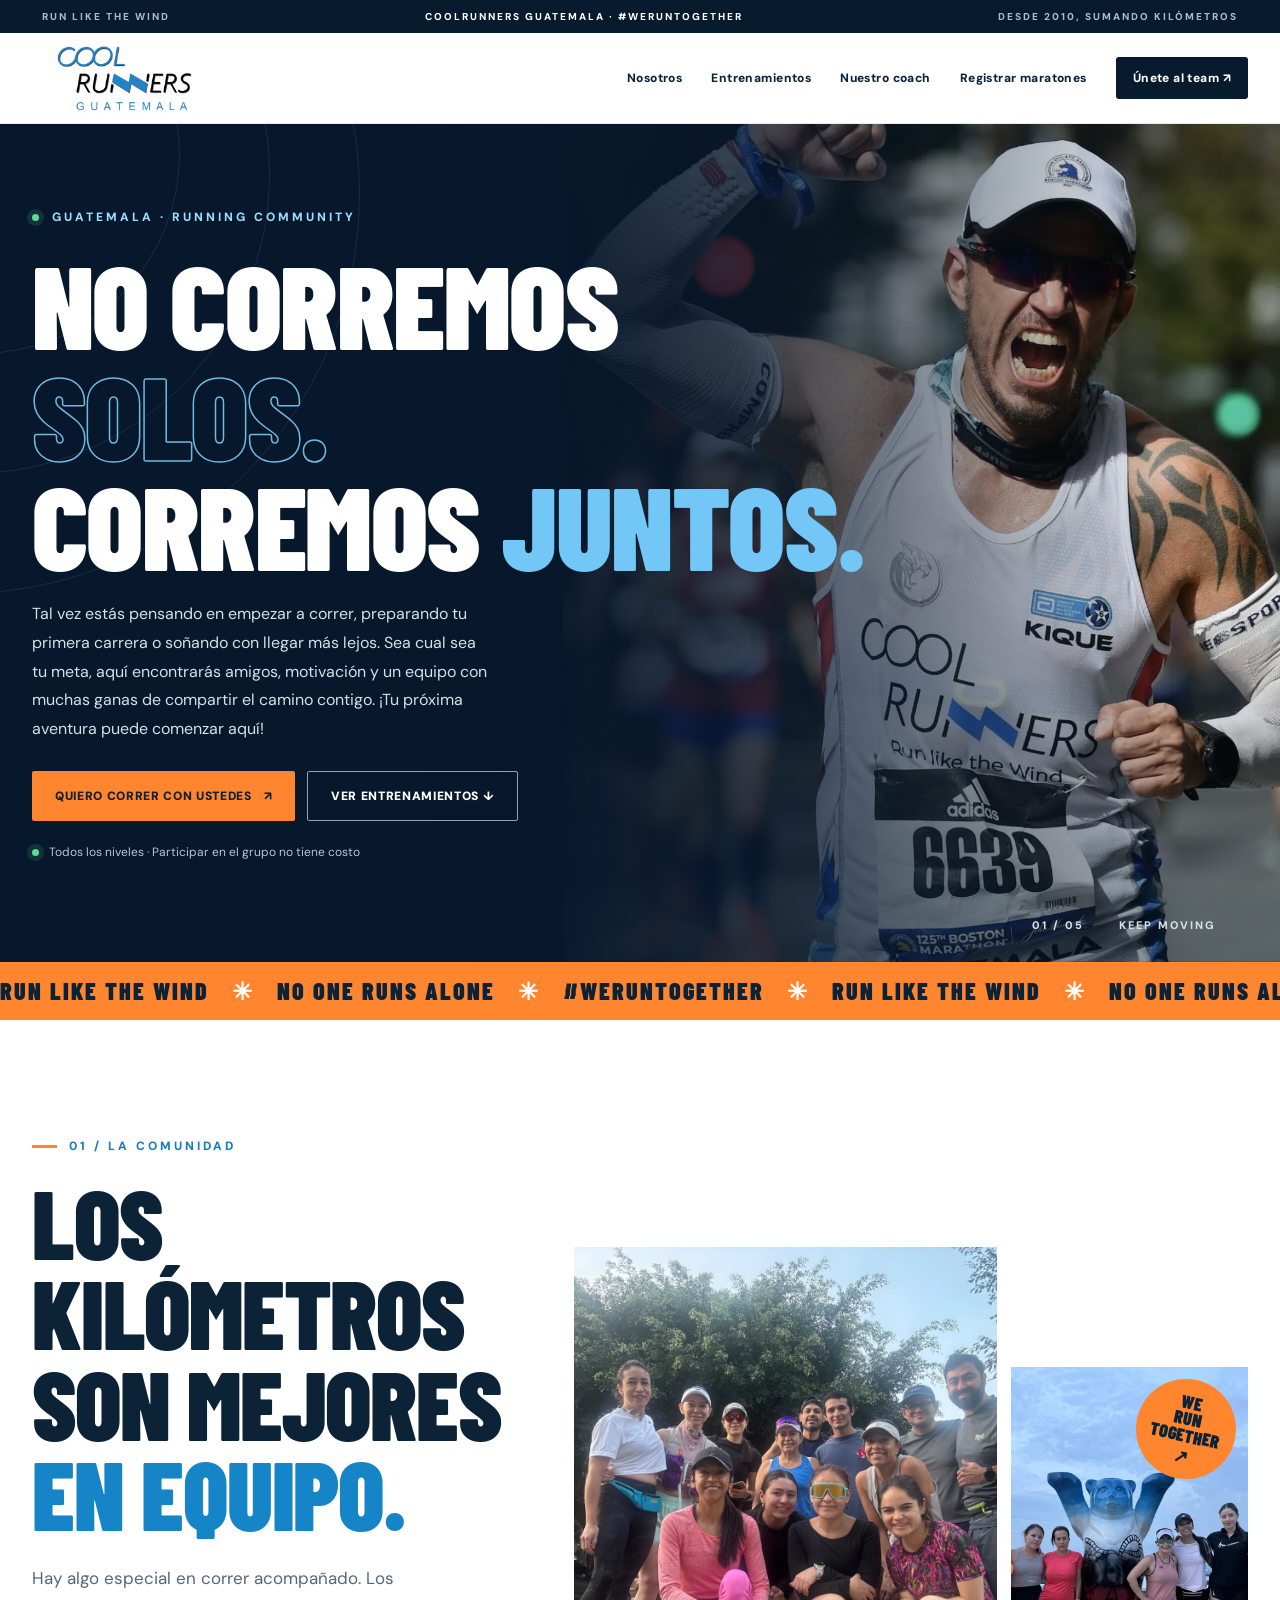
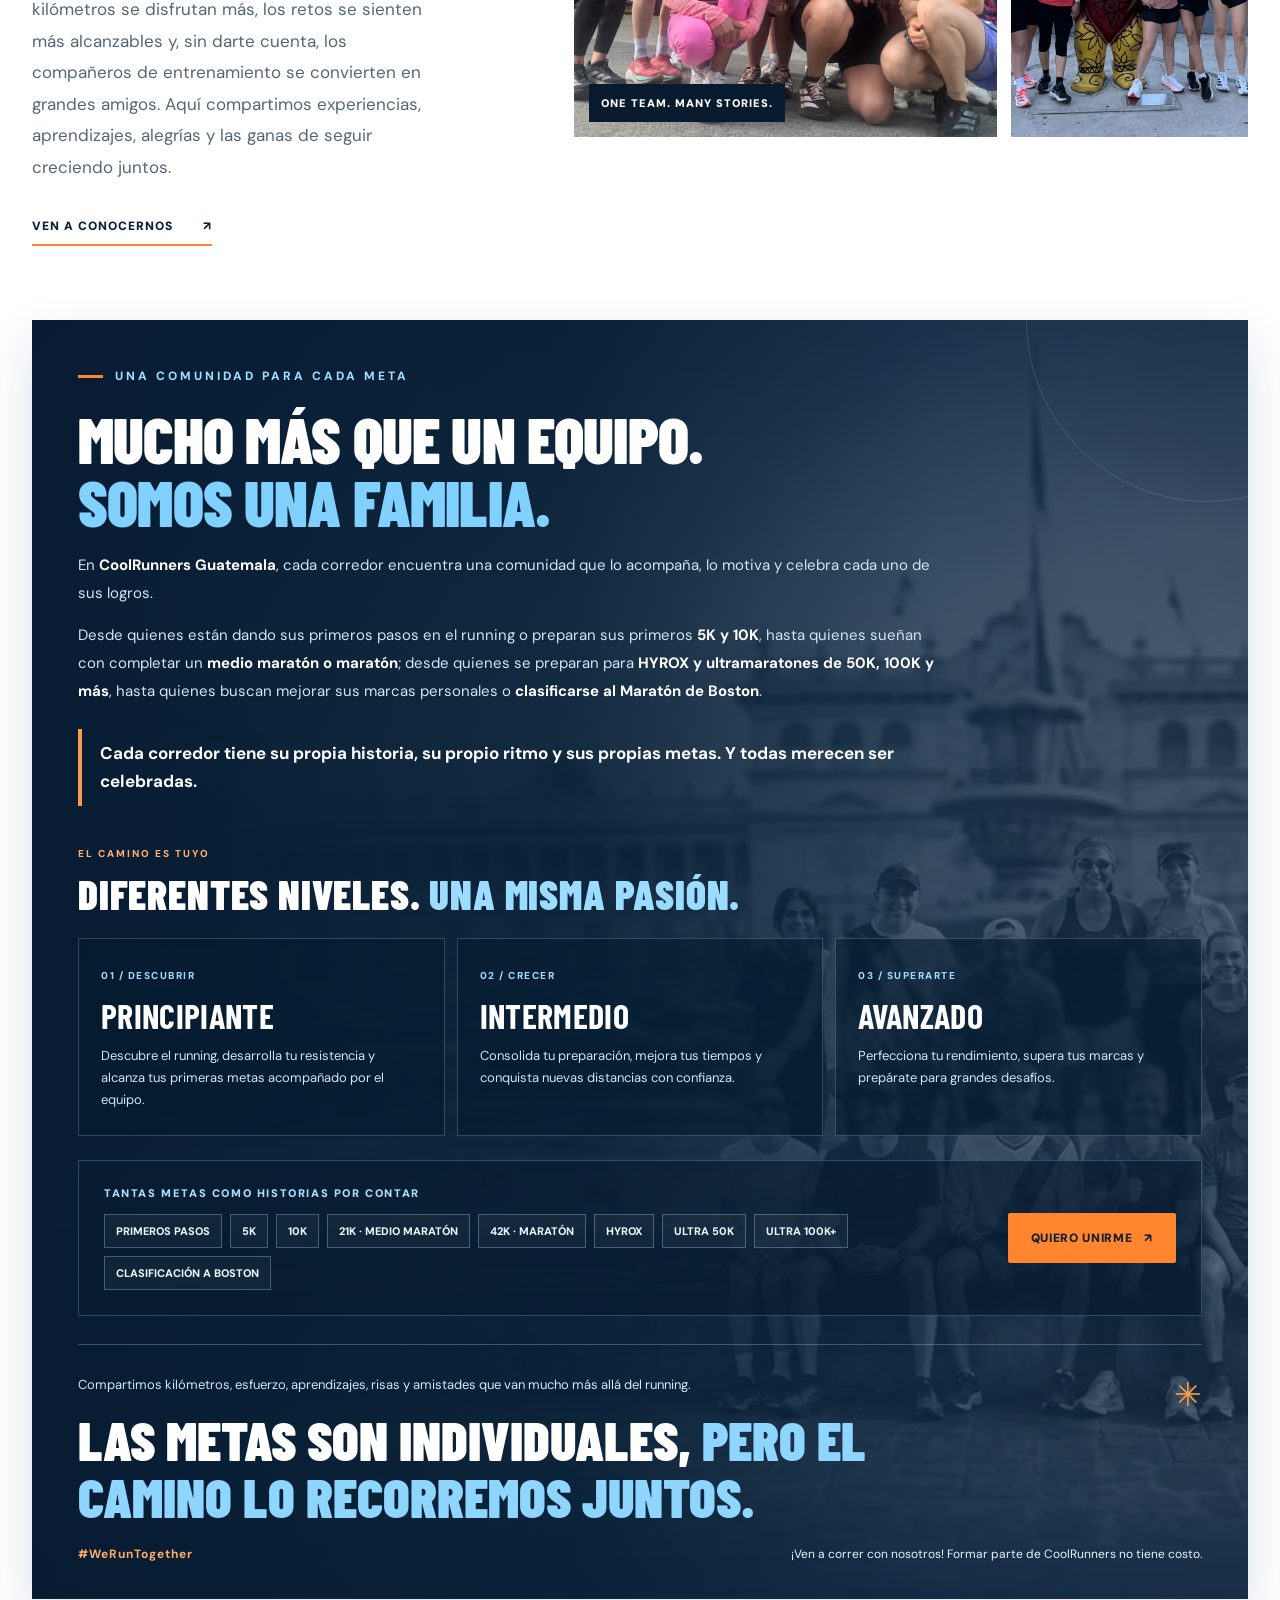
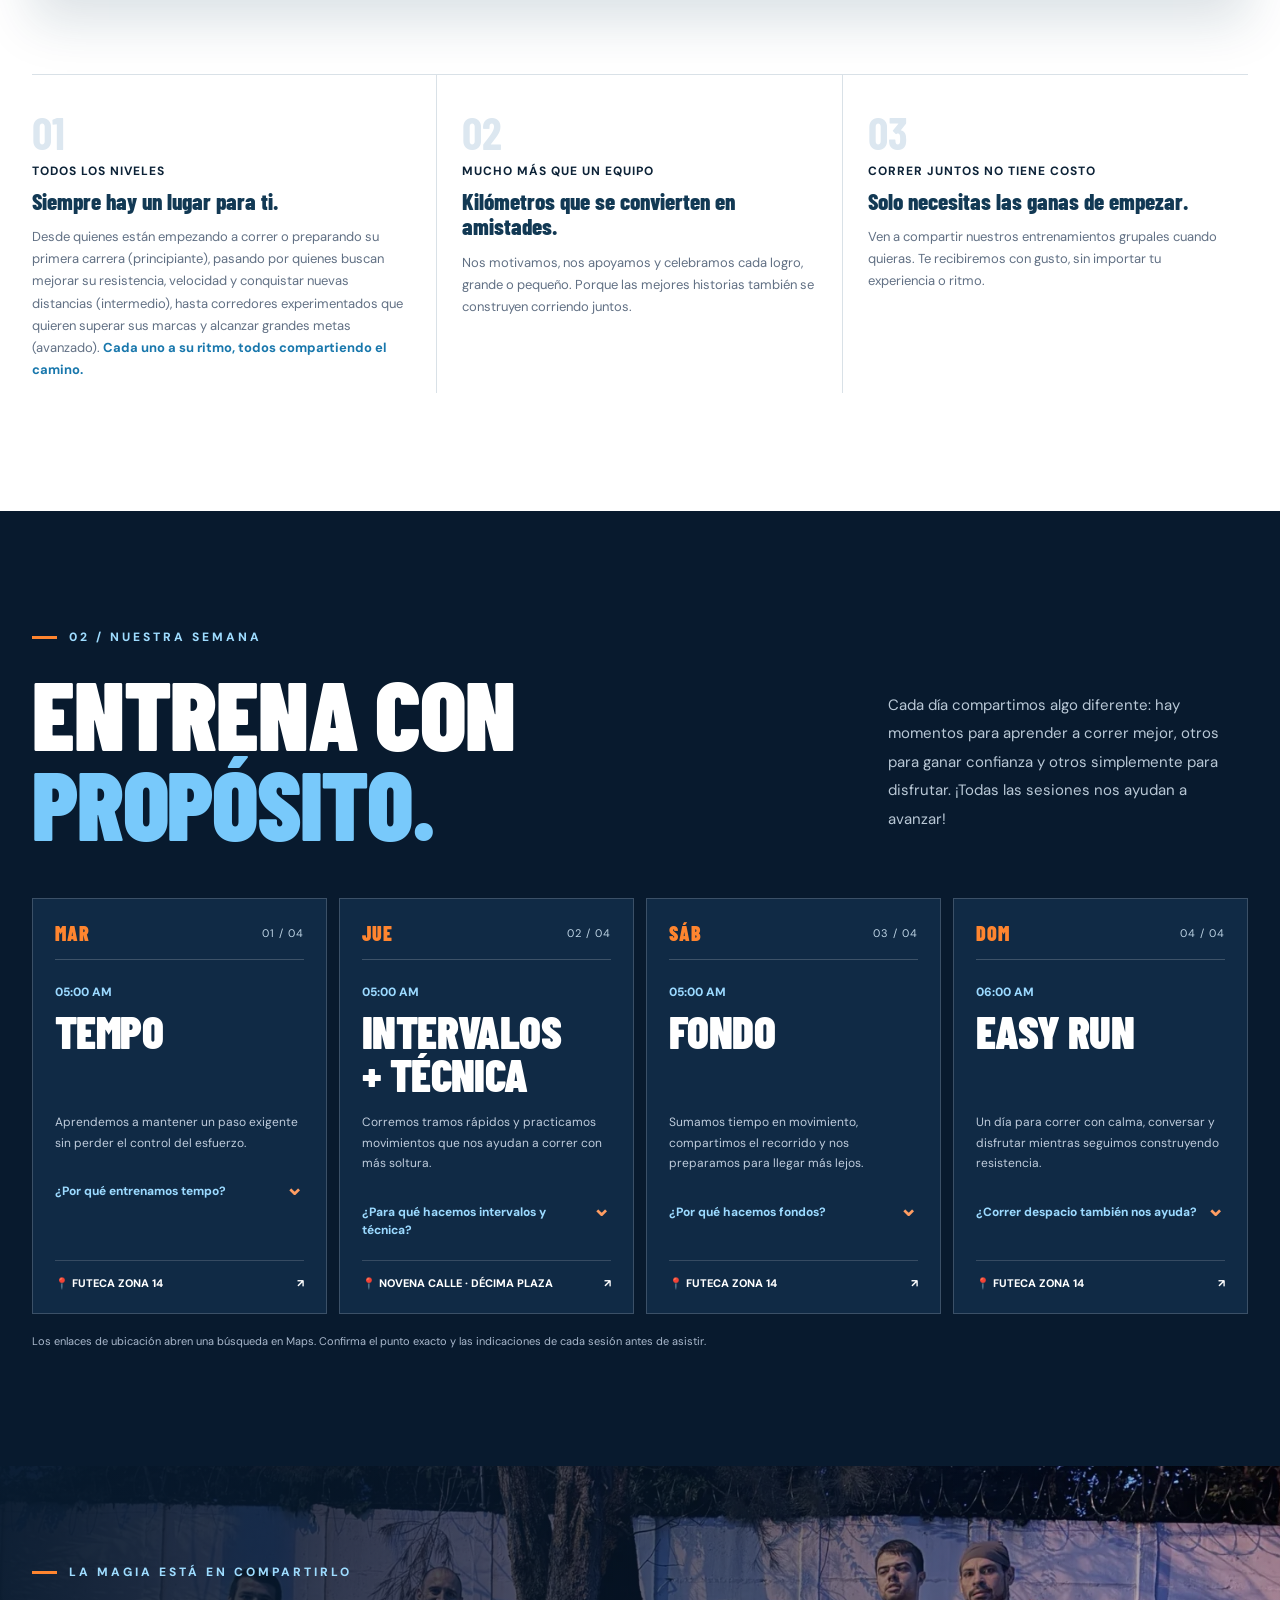
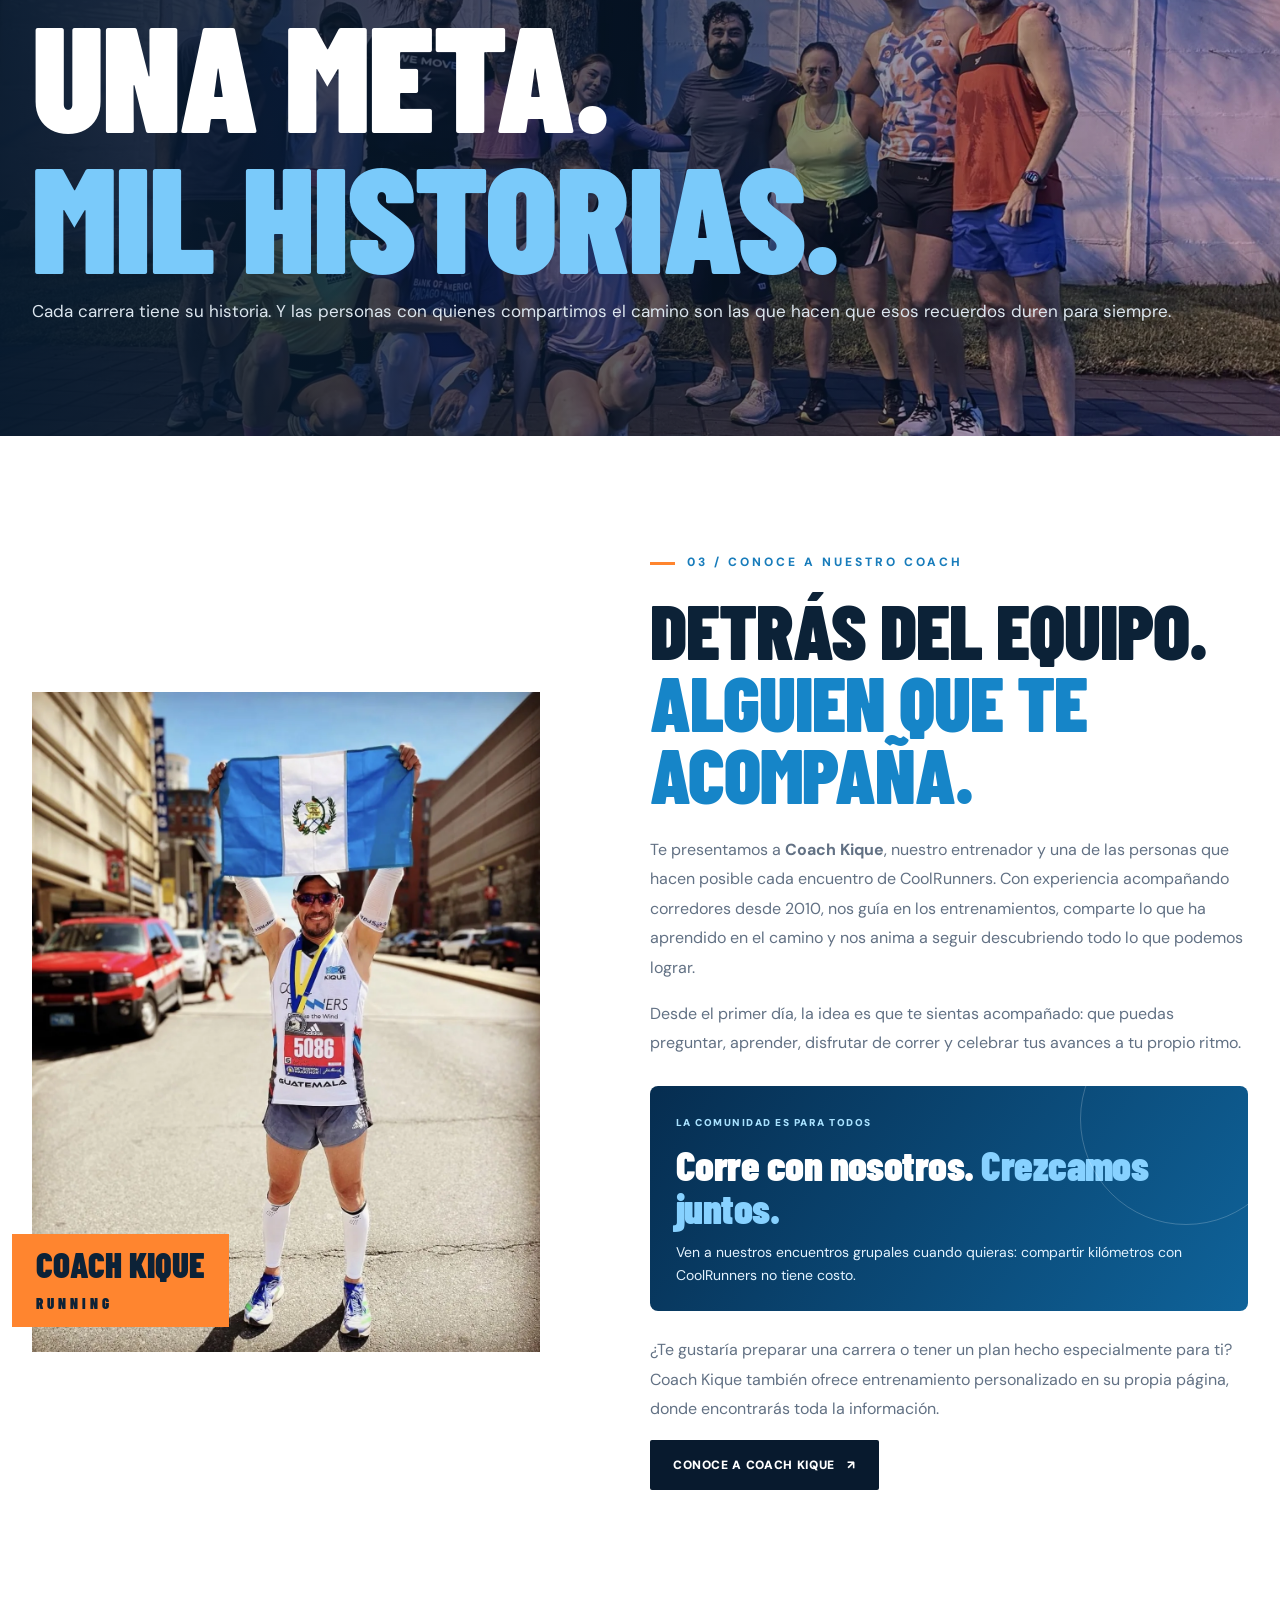
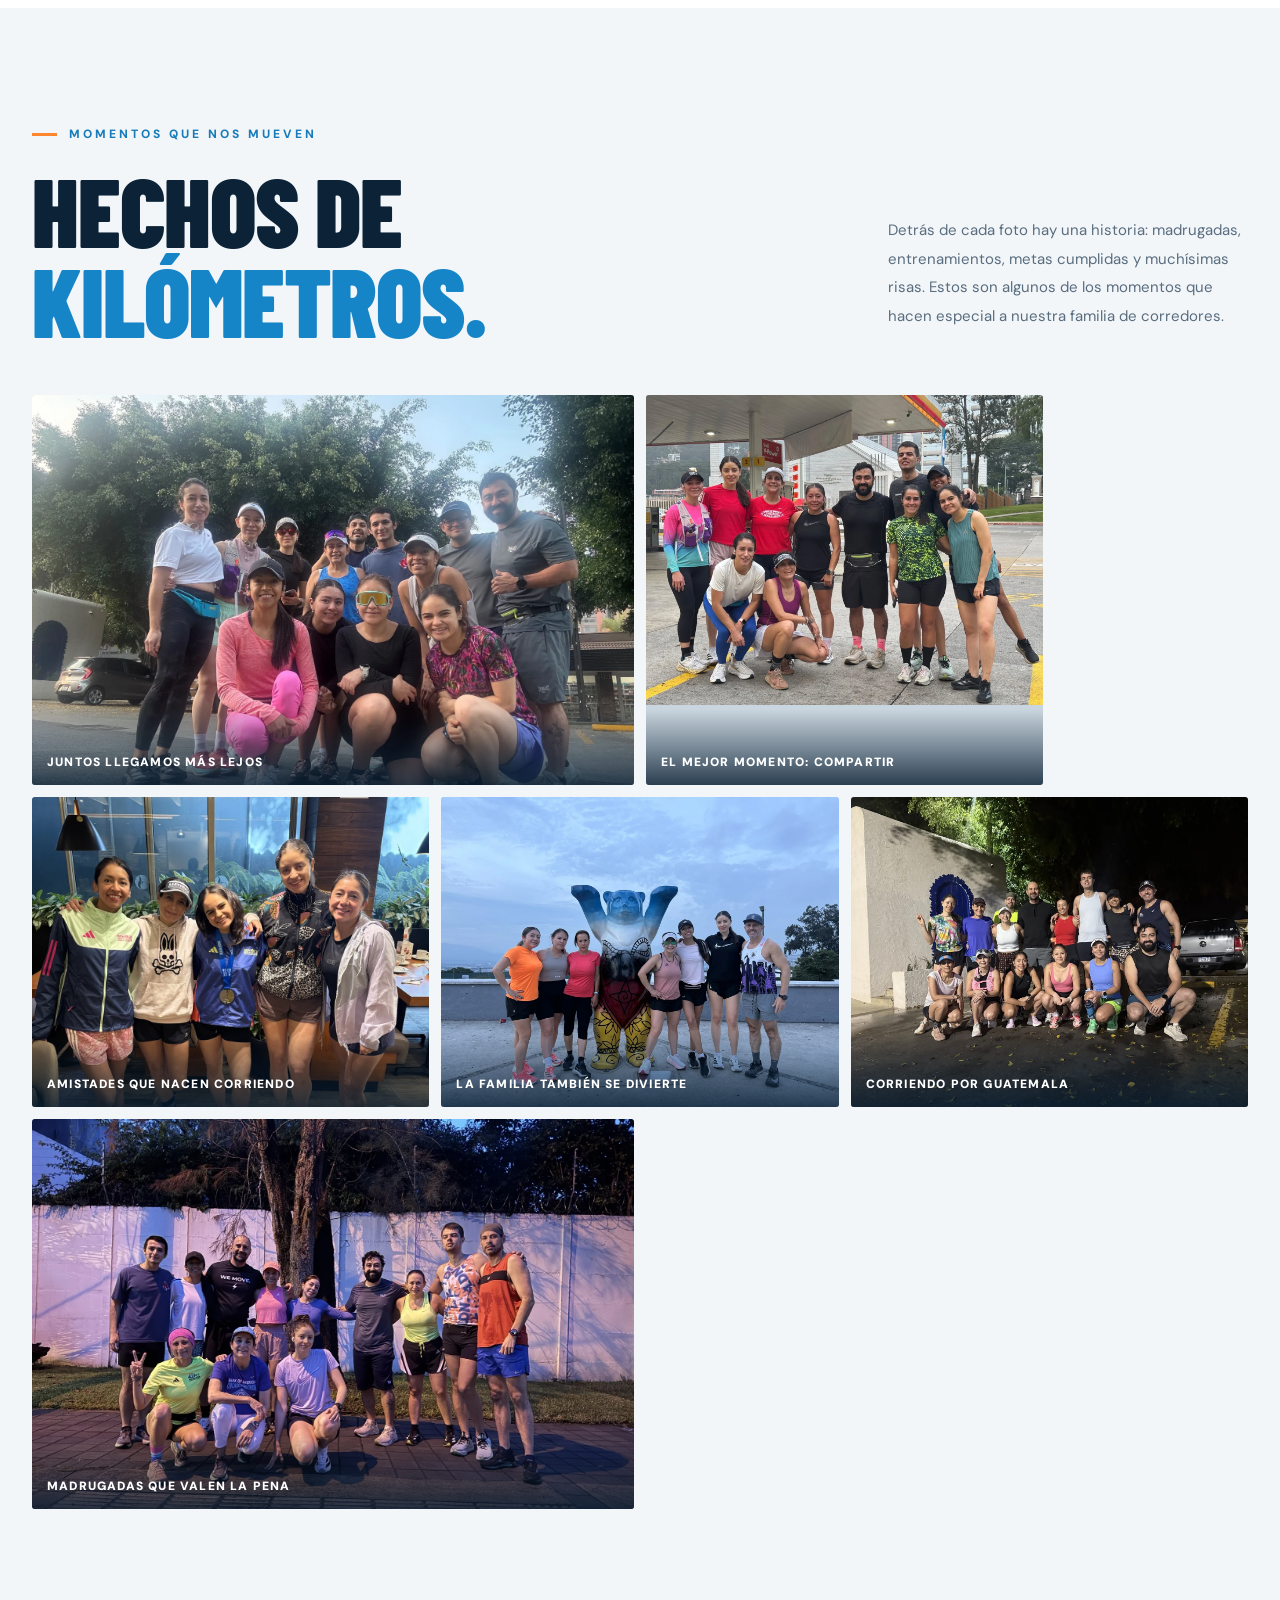
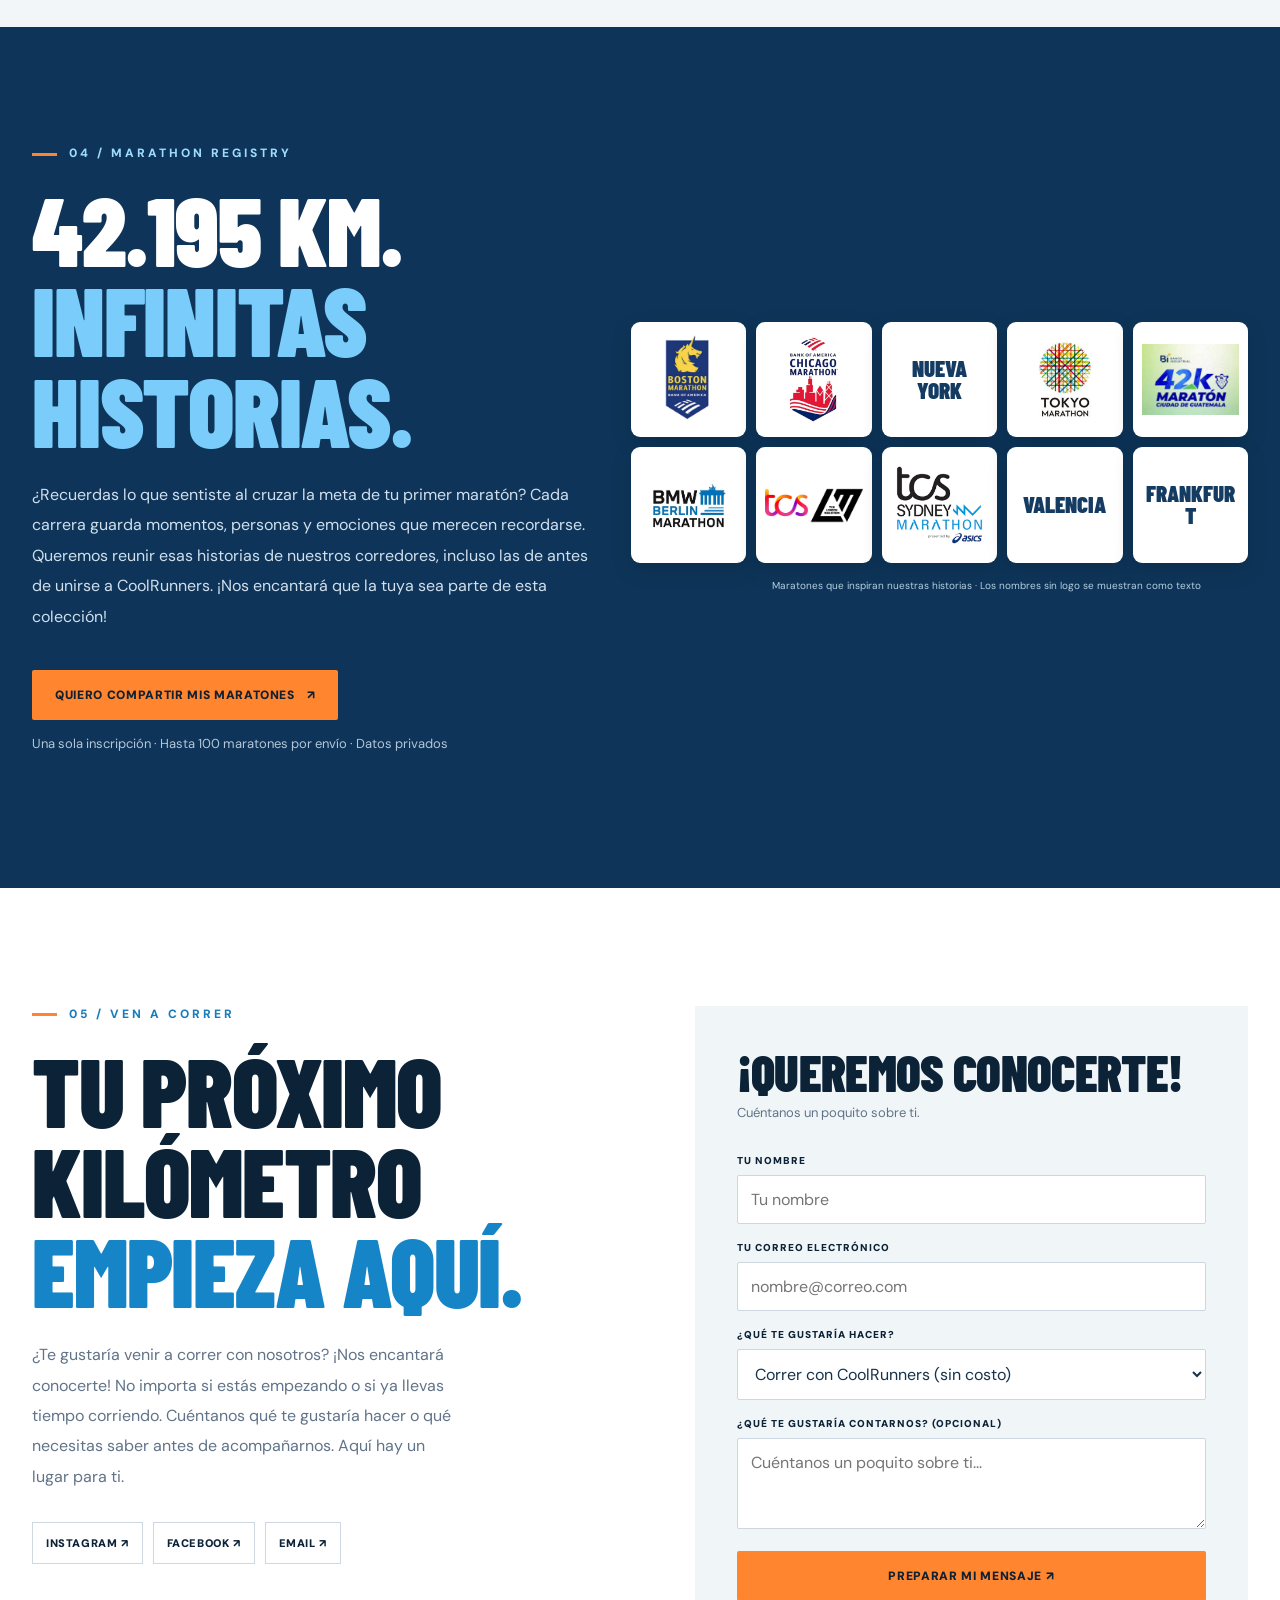
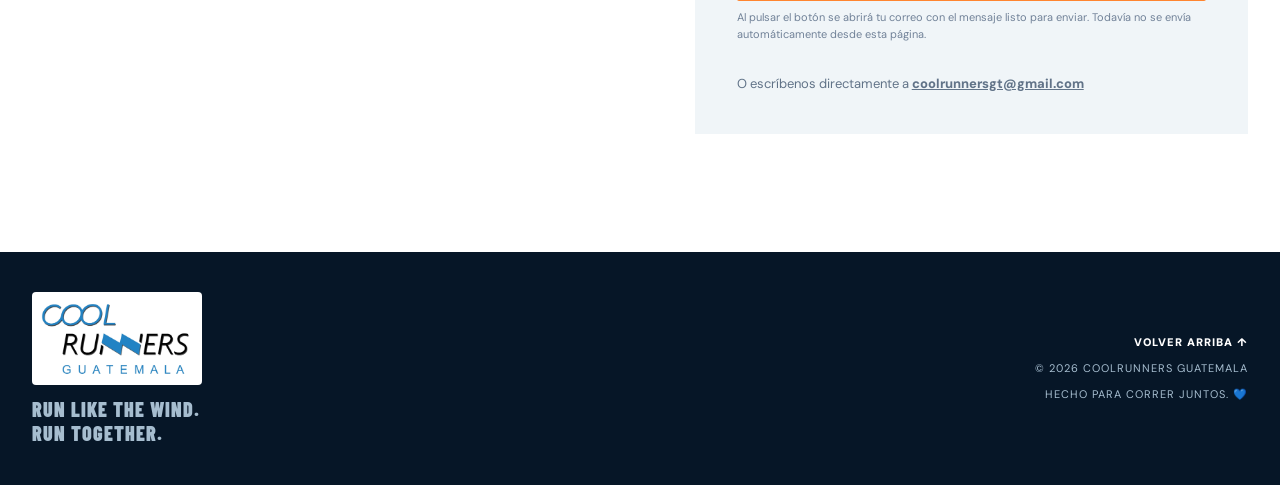
<file: index.html>
<!doctype html>
<!DOCTYPE html>

<html lang="es">
<head>
<meta charset="utf-8"/><meta content="width=device-width,initial-scale=1" name="viewport"/><meta content="#081a2e" name="theme-color"/>
<meta content="CoolRunners Guatemala. Una comunidad de corredores para todos los niveles. Corre con nosotros, sin costo. #WeRunTogether" name="description"/>
<meta content="CoolRunners Guatemala | Corremos juntos" property="og:title"/>
<meta content="Una comunidad, miles de kilómetros, historias que nos unen." property="og:description"/>
<meta content="website" property="og:type"/>
<meta content="https://kiquerodas.github.io/coolrunners-website/" property="og:url"/>
<meta content="https://kiquerodas.github.io/coolrunners-website/assets/coolrunners-whatsapp-preview.jpg?v=2" property="og:image"/>
<meta content="https://kiquerodas.github.io/coolrunners-website/assets/coolrunners-whatsapp-preview.jpg?v=2" property="og:image:secure_url"/>
<meta content="1200" property="og:image:width"/>
<meta content="630" property="og:image:height"/>
<meta content="image/jpeg" property="og:image:type"/>
<meta content="CoolRunners Guatemala: Corremos juntos. Fotografía de nuestra comunidad de corredores." property="og:image:alt"/>
<meta content="summary_large_image" name="twitter:card"/>
<meta content="CoolRunners Guatemala | Corremos juntos" name="twitter:title"/>
<meta content="Una comunidad, miles de kilómetros, historias que nos unen." name="twitter:description"/>
<meta content="https://kiquerodas.github.io/coolrunners-website/assets/coolrunners-whatsapp-preview.jpg?v=2" name="twitter:image"/>
<title>CoolRunners Guatemala — Run like the wind</title>
<link href="https://fonts.googleapis.com" rel="preconnect"/><link crossorigin="" href="https://fonts.gstatic.com" rel="preconnect"/><link href="https://fonts.googleapis.com/css2?family=Barlow+Condensed:wght@500;600;700;800;900&amp;family=DM+Sans:wght@400;500;600;700;800&amp;display=swap" rel="stylesheet"/>
<link href="styles.css" rel="stylesheet"/><script defer="" src="script.js"></script>
</head>
<body>
<a class="skip-link" href="#contenido">Saltar al contenido</a>
<div class="top-strip"><span>RUN LIKE THE WIND</span><span class="top-center">COOLRUNNERS GUATEMALA · #WERUNTOGETHER</span><span>DESDE 2010, SUMANDO KILÓMETROS</span></div>
<header class="header" id="header"><div class="container nav-inner"><a aria-label="CoolRunners Guatemala, ir al inicio" class="brand" href="#inicio"><img alt="CoolRunners Guatemala" height="112" src="assets/logo.webp" width="220"/></a><nav aria-label="Navegación principal" class="nav" id="nav"><a href="#nosotros">Nosotros</a><a href="#entrenamientos">Entrenamientos</a><a href="#coaching">Nuestro coach</a><a href="registro.html">Registrar maratones</a><a class="nav-pill" href="#contacto">Únete al team <span aria-hidden="true">↗</span></a></nav><button aria-controls="nav" aria-expanded="false" aria-label="Abrir menú" class="menu-btn" type="button"><span></span><span></span><span></span></button></div></header>
<main id="contenido">
<section class="hero" id="inicio"><div aria-label="Corredor CoolRunners celebrando en carrera" class="hero-photo" role="img"></div><div class="hero-grad"></div><div aria-hidden="true" class="hero-lines"><span></span><span></span><span></span></div><div class="container hero-content"><p class="eyebrow light"><span class="dot"></span> GUATEMALA · RUNNING COMMUNITY</p><h1>NO CORREMOS<br/><em>SOLOS.</em><br/>CORREMOS <span>JUNTOS.</span></h1><p class="hero-sub">Tal vez estás pensando en empezar a correr, preparando tu primera carrera o soñando con llegar más lejos. Sea cual sea tu meta, aquí encontrarás amigos, motivación y un equipo con muchas ganas de compartir el camino contigo. ¡Tu próxima aventura puede comenzar aquí!</p><div class="hero-buttons"><a class="button button-orange" href="#contacto">QUIERO CORRER CON USTEDES <span>↗</span></a><a class="button button-outline" href="#entrenamientos">VER ENTRENAMIENTOS ↓</a></div><p class="hero-small"><span class="pulse-dot"></span> Todos los niveles · Participar en el grupo no tiene costo</p></div><div class="hero-corner">01 / 05 <span>KEEP MOVING</span></div></section>
<div aria-hidden="true" class="ticker"><div class="ticker-track"><span>RUN LIKE THE WIND <b>✳</b> NO ONE RUNS ALONE <b>✳</b> #WERUNTOGETHER <b>✳</b> RUN LIKE THE WIND <b>✳</b> NO ONE RUNS ALONE <b>✳</b> #WERUNTOGETHER <b>✳</b></span><span>RUN LIKE THE WIND <b>✳</b> NO ONE RUNS ALONE <b>✳</b> #WERUNTOGETHER <b>✳</b> RUN LIKE THE WIND <b>✳</b> NO ONE RUNS ALONE <b>✳</b> #WERUNTOGETHER <b>✳</b></span></div></div>
<section class="section intro" id="nosotros"><div class="container intro-grid"><div class="intro-title reveal"><div class="kicker">01 / LA COMUNIDAD</div><h2>LOS KILÓMETROS<br/>SON MEJORES<br/><span>EN EQUIPO.</span></h2><p class="lead">Hay algo especial en correr acompañado. Los kilómetros se disfrutan más, los retos se sienten más alcanzables y, sin darte cuenta, los compañeros de entrenamiento se convierten en grandes amigos. Aquí compartimos experiencias, aprendizajes, alegrías y las ganas de seguir creciendo juntos.</p><a class="arrow-link" href="#contacto">VEN A CONOCERNOS <span aria-hidden="true">↗</span></a></div><div class="intro-photos reveal"><figure class="main-team"><img alt="Integrantes de CoolRunners reunidos después de su entrenamiento" loading="lazy" src="assets/runners-01.webp"/><figcaption>ONE TEAM. MANY STORIES.</figcaption></figure><div class="small-team"><img alt="Corredoras de CoolRunners compartiendo después del entrenamiento" loading="lazy" src="assets/runners-04.webp"/><span class="image-stamp">WE<br/>RUN<br/>TOGETHER<span>↗</span></span></div></div></div><div aria-labelledby="all-levels-title" class="container all-levels reveal">
<div class="all-levels-intro">
<div class="kicker">UNA COMUNIDAD PARA CADA META</div>
<h3 id="all-levels-title">MUCHO MÁS QUE UN EQUIPO.<br/><span>SOMOS UNA FAMILIA.</span></h3>
<p>En <strong>CoolRunners Guatemala</strong>, cada corredor encuentra una comunidad que lo acompaña, lo motiva y celebra cada uno de sus logros.</p>
<p>Desde quienes están dando sus primeros pasos en el running o preparan sus primeros <strong>5K y 10K</strong>, hasta quienes sueñan con completar un <strong>medio maratón o maratón</strong>; desde quienes se preparan para <strong>HYROX y ultramaratones de 50K, 100K y más</strong>, hasta quienes buscan mejorar sus marcas personales o <strong>clasificarse al Maratón de Boston</strong>.</p>
<p class="all-levels-promise"><strong>Cada corredor tiene su propia historia, su propio ritmo y sus propias metas. Y todas merecen ser celebradas.</strong></p>
</div>
<div class="level-section-heading"><span>EL CAMINO ES TUYO</span><h4>DIFERENTES NIVELES. <em>UNA MISMA PASIÓN.</em></h4></div>
<div aria-label="Niveles de corredores" class="levels-grid">
<article class="level-card"><span class="level-number">01 / DESCUBRIR</span><h4>PRINCIPIANTE</h4><p>Descubre el running, desarrolla tu resistencia y alcanza tus primeras metas acompañado por el equipo.</p></article>
<article class="level-card"><span class="level-number">02 / CRECER</span><h4>INTERMEDIO</h4><p>Consolida tu preparación, mejora tus tiempos y conquista nuevas distancias con confianza.</p></article>
<article class="level-card"><span class="level-number">03 / SUPERARTE</span><h4>AVANZADO</h4><p>Perfecciona tu rendimiento, supera tus marcas y prepárate para grandes desafíos.</p></article>
</div>
<div class="distance-band"><div><span class="distance-label">TANTAS METAS COMO HISTORIAS POR CONTAR</span><div class="distance-tags"><span>PRIMEROS PASOS</span><span>5K</span><span>10K</span><span>21K · MEDIO MARATÓN</span><span>42K · MARATÓN</span><span>HYROX</span><span>ULTRA 50K</span><span>ULTRA 100K+</span><span>CLASIFICACIÓN A BOSTON</span></div></div><a class="button button-orange" href="#contacto">QUIERO UNIRME <span aria-hidden="true">↗</span></a></div>
<div class="family-finish"><span aria-hidden="true" class="family-finish-mark">✳</span><p>Compartimos kilómetros, esfuerzo, aprendizajes, risas y amistades que van mucho más allá del running.</p><blockquote>Las metas son individuales, <span>pero el camino lo recorremos juntos.</span></blockquote><div class="family-finish-bottom"><strong>#WeRunTogether</strong><span>¡Ven a correr con nosotros! Formar parte de CoolRunners no tiene costo.</span></div></div>
</div>
<div class="container benefits reveal">
<div><strong>01</strong><b>TODOS LOS NIVELES</b><h3 class="benefit-title">Siempre hay un lugar para ti.</h3><p>Desde quienes están empezando a correr o preparando su primera carrera (principiante), pasando por quienes buscan mejorar su resistencia, velocidad y conquistar nuevas distancias (intermedio), hasta corredores experimentados que quieren superar sus marcas y alcanzar grandes metas (avanzado). <em>Cada uno a su ritmo, todos compartiendo el camino.</em></p></div>
<div><strong>02</strong><b>MUCHO MÁS QUE UN EQUIPO</b><h3 class="benefit-title">Kilómetros que se convierten en amistades.</h3><p>Nos motivamos, nos apoyamos y celebramos cada logro, grande o pequeño. Porque las mejores historias también se construyen corriendo juntos.</p></div>
<div><strong>03</strong><b>CORRER JUNTOS NO TIENE COSTO</b><h3 class="benefit-title">Solo necesitas las ganas de empezar.</h3><p>Ven a compartir nuestros entrenamientos grupales cuando quieras. Te recibiremos con gusto, sin importar tu experiencia o ritmo.</p></div>
</div></section>
<section class="section training" id="entrenamientos"><div class="container"><div class="section-head reveal"><div><div class="kicker light">02 / NUESTRA SEMANA</div><h2>ENTRENA CON<br/><span>PROPÓSITO.</span></h2></div><p>Cada día compartimos algo diferente: hay momentos para aprender a correr mejor, otros para ganar confianza y otros simplemente para disfrutar. ¡Todas las sesiones nos ayudan a avanzar!</p></div><div class="schedule-grid"><article class="training-card reveal"><div class="training-top"><span>MAR</span><span>01 / 04</span></div><span class="training-time">05:00 AM</span><h3>TEMPO</h3><p>Aprendemos a mantener un paso exigente sin perder el control del esfuerzo.</p><details class="workout-more"><summary>¿Por qué entrenamos tempo?</summary><div class="workout-answer"><p>El tempo es una forma de entrenar en la que corremos a un paso exigente, pero que todavía podemos controlar. Se siente como un 7 de 10: podemos decir algunas frases cortas, aunque mantener una conversación ya cuesta un poquito.</p><p>Solemos trabajar períodos de 15 a 40 minutos, seguidos o divididos en partes con descansos cortos. ¿Para qué nos ayuda? Para acostumbrarnos a mantener un buen ritmo por más tiempo, administrar mejor nuestra energía y llegar con más confianza al final de una carrera.</p></div></details><a href="https://www.google.com/maps/search/?api=1&amp;query=Futeca+Plaza+Zona+14+Guatemala" rel="noopener noreferrer" target="_blank">📍 FUTECA ZONA 14 <span>↗</span></a></article><article class="training-card reveal"><div class="training-top"><span>JUE</span><span>02 / 04</span></div><span class="training-time">05:00 AM</span><h3>INTERVALOS<br/>+ TÉCNICA</h3><p>Corremos tramos rápidos y practicamos movimientos que nos ayudan a correr con más soltura.</p><details class="workout-more"><summary>¿Para qué hacemos intervalos y técnica?</summary><div class="workout-answer"><p>INTERVALOS · Alternamos tramos rápidos con momentos de recuperación. Algunos son cortitos y otros duran varios minutos. La idea no es correr al máximo siempre, sino practicar esfuerzos exigentes y repetirlos con buena calidad. Así vamos ganando velocidad y resistencia, paso a paso.</p><p>TÉCNICA DE CARRERA · ¿Has visto esos ejercicios de levantar las rodillas, dar saltitos o mover los pies de distintas maneras? Son prácticas para mejorar la coordinación, el equilibrio y la forma de correr. Durante unos 15 a 30 minutos nos concentramos en hacer bien cada movimiento, no en hacerlo más rápido. Con la práctica, correr puede sentirse más natural y fluido.</p></div></details><a href="https://www.google.com/maps/search/?api=1&amp;query=Novena+Calle+Decima+Plaza+Ciudad+de+Guatemala" rel="noopener noreferrer" target="_blank">📍 NOVENA CALLE · DÉCIMA PLAZA <span>↗</span></a></article><article class="training-card reveal"><div class="training-top"><span>SÁB</span><span>03 / 04</span></div><span class="training-time">05:00 AM</span><h3>FONDO</h3><p>Sumamos tiempo en movimiento, compartimos el recorrido y nos preparamos para llegar más lejos.</p><details class="workout-more"><summary>¿Por qué hacemos fondos?</summary><div class="workout-answer"><p>El fondo es normalmente la salida más larga de la semana. Aquí el reto no es correr rápido: es enseñarle al cuerpo y a la mente a pasar más tiempo corriendo, con calma y constancia.</p><p>La duración cambia según tu experiencia y tus metas. Para alguien será una hora; para otro corredor, dos horas o más. A veces incluimos cuestas, que nos ayudan a practicar cómo mantener el esfuerzo en subidas. ¿Qué ganamos? Más resistencia, mejor manejo de nuestra energía y la confianza de descubrir que podemos llegar cada vez más lejos.</p></div></details><a href="https://www.google.com/maps/search/?api=1&amp;query=Futeca+Plaza+Zona+14+Guatemala" rel="noopener noreferrer" target="_blank">📍 FUTECA ZONA 14 <span>↗</span></a></article><article class="training-card reveal"><div class="training-top"><span>DOM</span><span>04 / 04</span></div><span class="training-time">06:00 AM</span><h3>EASY RUN</h3><p>Un día para correr con calma, conversar y disfrutar mientras seguimos construyendo resistencia.</p><details class="workout-more"><summary>¿Correr despacio también nos ayuda?</summary><div class="workout-answer"><p>¡Por supuesto! El Easy Run es una salida a un paso suave, de esos en los que todavía puedes hablar y reírte con tus compañeros sin quedarte sin aire. No se trata de competir con el reloj.</p><p>Muchos de estos rodajes duran entre 30 y 60 minutos, según lo que cada persona necesita. Aunque parezca un entrenamiento sencillo, ayuda a construir resistencia y a sumar kilómetros sin cansarnos tanto como en los días intensos. Y después de una semana de esfuerzo, también es una buena oportunidad para recuperar y disfrutar del equipo.</p></div></details><a href="https://www.google.com/maps/search/?api=1&amp;query=Futeca+Plaza+Zona+14+Guatemala" rel="noopener noreferrer" target="_blank">📍 FUTECA ZONA 14 <span>↗</span></a></article></div><p class="schedule-note">Los enlaces de ubicación abren una búsqueda en Maps. Confirma el punto exacto y las indicaciones de cada sesión antes de asistir.</p></div></section>
<section class="photo-break"><div class="photo-break-bg"></div><div class="container photo-break-inner reveal"><div class="kicker light">LA MAGIA ESTÁ EN COMPARTIRLO</div><h2>UNA META.<br/><i>MIL HISTORIAS.</i></h2><p>Cada carrera tiene su historia. Y las personas con quienes compartimos el camino son las que hacen que esos recuerdos duren para siempre.</p></div></section>
<section class="section coaching" id="coaching"><div class="container coaching-grid"><div class="coaching-image reveal"><img alt="Coach Kique en el maratón de Boston" loading="lazy" src="assets/coach.webp"/><span class="coach-image-label">COACH KIQUE<br/><small>RUNNING</small></span></div><div class="coaching-copy reveal"><div class="kicker">03 / CONOCE A NUESTRO COACH</div><h2>DETRÁS DEL EQUIPO.<br/><span>ALGUIEN QUE TE ACOMPAÑA.</span></h2>
<p>Te presentamos a <strong>Coach Kique</strong>, nuestro entrenador y una de las personas que hacen posible cada encuentro de CoolRunners. Con experiencia acompañando corredores desde 2010, nos guía en los entrenamientos, comparte lo que ha aprendido en el camino y nos anima a seguir descubriendo todo lo que podemos lograr.</p>
<p>Desde el primer día, la idea es que te sientas acompañado: que puedas preguntar, aprender, disfrutar de correr y celebrar tus avances a tu propio ritmo.</p>
<div class="coach-community-box"><span class="coach-community-label">LA COMUNIDAD ES PARA TODOS</span><h3>Corre con nosotros. <span>Crezcamos juntos.</span></h3><p>Ven a nuestros encuentros grupales cuando quieras: compartir kilómetros con CoolRunners no tiene costo.</p></div>
<p>¿Te gustaría preparar una carrera o tener un plan hecho especialmente para ti? Coach Kique también ofrece entrenamiento personalizado en su propia página, donde encontrarás toda la información.</p>
<a class="button button-dark" href="https://kiquerodas.github.io/coachkique-website/" rel="noopener noreferrer" target="_blank">CONOCE A COACH KIQUE <span aria-hidden="true">↗</span></a></div></div></section>
<section class="gallery section" id="galeria"><div class="container"><div class="section-head gallery-head reveal"><div><div class="kicker">MOMENTOS QUE NOS MUEVEN</div><h2>HECHOS DE<br/><span>KILÓMETROS.</span></h2></div><p>Detrás de cada foto hay una historia: madrugadas, entrenamientos, metas cumplidas y muchísimas risas. Estos son algunos de los momentos que hacen especial a nuestra familia de corredores.</p></div><div class="gallery-grid reveal">
<figure class="g1"><img alt="Equipo CoolRunners reunido al aire libre" loading="lazy" src="assets/runners-01.webp"/><figcaption>JUNTOS LLEGAMOS MÁS LEJOS</figcaption></figure>
<figure class="g2"><img alt="Corredoras y corredores sonriendo tras su sesión" loading="lazy" src="assets/runners-02.webp"/><figcaption>EL MEJOR MOMENTO: COMPARTIR</figcaption></figure>
<figure class="g3"><img alt="Compañeras de running celebran juntas" loading="lazy" src="assets/runners-03.webp"/><figcaption>AMISTADES QUE NACEN CORRIENDO</figcaption></figure>
<figure class="g4"><img alt="CoolRunners comparte momentos fuera de la pista" loading="lazy" src="assets/runners-04.webp"/><figcaption>LA FAMILIA TAMBIÉN SE DIVIERTE</figcaption></figure>
<figure class="g5"><img alt="Integrantes de CoolRunners de paseo con un oso de colores" loading="lazy" src="assets/runners-05.webp"/><figcaption>CORRIENDO POR GUATEMALA</figcaption></figure>
<figure class="g6"><img alt="Foto grupal durante una sesión matutina" loading="lazy" src="assets/runners-06.webp"/><figcaption>MADRUGADAS QUE VALEN LA PENA</figcaption></figure>
</div></div></section>
<section class="section marathon" id="maratones"><div class="container marathon-inner reveal"><div class="marathon-copy"><div class="kicker light">04 / MARATHON REGISTRY</div><h2>42.195 KM.<br/><span>INFINITAS HISTORIAS.</span></h2><p>¿Recuerdas lo que sentiste al cruzar la meta de tu primer maratón? Cada carrera guarda momentos, personas y emociones que merecen recordarse. Queremos reunir esas historias de nuestros corredores, incluso las de antes de unirse a CoolRunners. ¡Nos encantará que la tuya sea parte de esta colección!</p><a class="button button-orange" href="registro.html" style="display:inline-flex;margin-top:22px">QUIERO COMPARTIR MIS MARATONES <span aria-hidden="true">↗</span></a><p style="margin-top:12px;font-size:13px;opacity:.85">Una sola inscripción · Hasta 100 maratones por envío · Datos privados</p></div><div aria-label="Maratones de todo el mundo" class="marathon-wall"><div class="race-grid"><div class="race-tile"><img alt="Logotipo del maratón de Boston" loading="lazy" src="assets/marathon-boston.webp"/></div><div class="race-tile"><img alt="Logotipo del maratón de Chicago" loading="lazy" src="assets/marathon-chicago.webp"/></div><div class="race-tile"><span class="race-name">Nueva York</span></div><div class="race-tile"><img alt="Logotipo del maratón de Tokio" loading="lazy" src="assets/marathon-tokyo.webp"/></div><div class="race-tile"><img alt="Logotipo del maratón de Guatemala 42K" loading="lazy" src="assets/marathon-guatemala.webp"/></div><div class="race-tile"><img alt="Logotipo del maratón de Berlín" loading="lazy" src="assets/marathon-berlin.webp"/></div><div class="race-tile"><img alt="Logotipo del maratón de Londres" loading="lazy" src="assets/marathon-london.webp"/></div><div class="race-tile"><img alt="Logotipo del maratón de Sídney" loading="lazy" src="assets/marathon-sydney.webp"/></div><div class="race-tile"><span class="race-name">Valencia</span></div><div class="race-tile"><span class="race-name">Frankfurt</span></div></div><p class="race-caption">Maratones que inspiran nuestras historias · Los nombres sin logo se muestran como texto</p></div></div></section>
<section class="section contact" id="contacto"><div class="container contact-grid"><div class="contact-copy reveal"><div class="kicker">05 / VEN A CORRER</div><h2>TU PRÓXIMO<br/>KILÓMETRO<br/><span>EMPIEZA AQUÍ.</span></h2><p>¿Te gustaría venir a correr con nosotros? ¡Nos encantará conocerte! No importa si estás empezando o si ya llevas tiempo corriendo. Cuéntanos qué te gustaría hacer o qué necesitas saber antes de acompañarnos. Aquí hay un lugar para ti.</p><div class="social-links"><a href="https://www.instagram.com/coolrunnersgt/" rel="noopener noreferrer" target="_blank">INSTAGRAM ↗</a><a href="https://www.facebook.com/share/1PuGut77Zo/" rel="noopener noreferrer" target="_blank">FACEBOOK ↗</a><a href="mailto:coolrunnersgt@gmail.com">EMAIL ↗</a></div></div><div class="contact-panel reveal"><h3>¡QUEREMOS CONOCERTE!</h3><p>Cuéntanos un poquito sobre ti.</p><form id="contact-form"><label for="fullName">TU NOMBRE</label><input autocomplete="name" id="fullName" maxlength="120" name="name" placeholder="Tu nombre" required=""/><label for="email">TU CORREO ELECTRÓNICO</label><input autocomplete="email" id="email" name="email" placeholder="nombre@correo.com" required="" type="email"/><label for="interest">¿QUÉ TE GUSTARÍA HACER?</label><select id="interest" name="interest"><option value="Correr con CoolRunners (sin costo)">Correr con CoolRunners (sin costo)</option><option value="Coaching personalizado con Coach Kique">Coaching personalizado con Coach Kique</option><option value="Ambas opciones">Ambas opciones</option></select><label for="message">¿QUÉ TE GUSTARÍA CONTARNOS? (OPCIONAL)</label><textarea id="message" maxlength="1500" name="message" placeholder="Cuéntanos un poquito sobre ti..." rows="3"></textarea><button class="button button-orange" type="submit">PREPARAR MI MENSAJE ↗</button><p class="form-note">Al pulsar el botón se abrirá tu correo con el mensaje listo para enviar. Todavía no se envía automáticamente desde esta página.</p></form><p class="direct-email">O escríbenos directamente a <a href="mailto:coolrunnersgt@gmail.com">coolrunnersgt@gmail.com</a></p></div></div></section>
</main>
<footer class="footer"><div class="container footer-main"><div><img alt="CoolRunners Guatemala" height="106" src="assets/logo.webp" width="210"/><p>RUN LIKE THE WIND.<br/>RUN TOGETHER.</p></div><div class="footer-right"><a href="#inicio">VOLVER ARRIBA ↑</a><span>© <span id="year">2026</span> COOLRUNNERS GUATEMALA</span><span>HECHO PARA CORRER JUNTOS. 💙</span></div></div></footer>
</body></html>
</file>
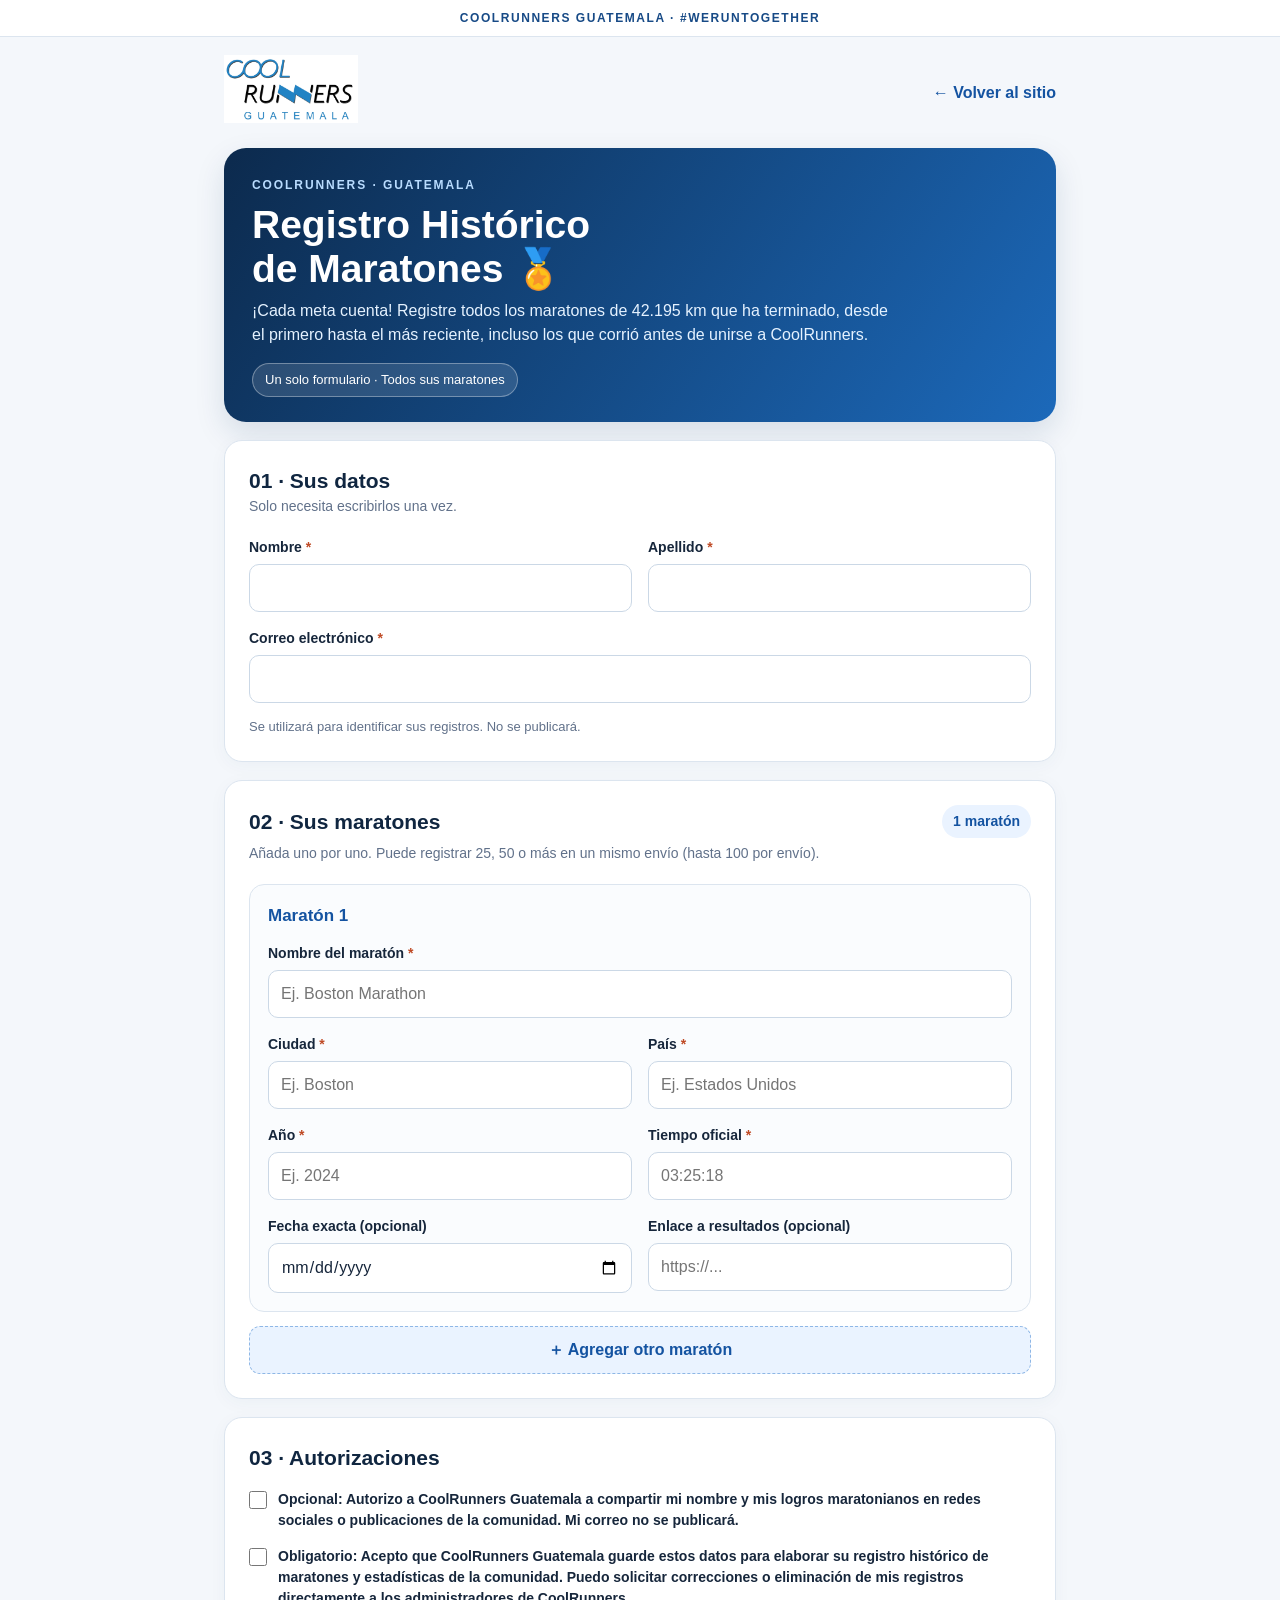
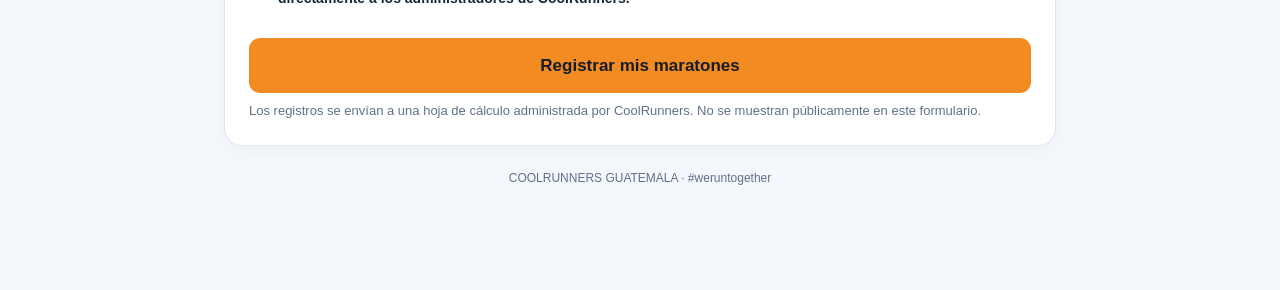
<file: registro.html>
<!DOCTYPE html>
<html lang="es">
<head>
  
  <meta charset="UTF-8">
  <meta name="viewport" content="width=device-width, initial-scale=1">
  <meta name="robots" content="index,follow">
  <meta name="description" content="Registra todos tus maratones con CoolRunners Guatemala. Un solo formulario y tantos maratones como hayas completado.">
  <title>Registro Histórico de Maratones | CoolRunners Guatemala</title>
  <style>
    :root { --blue:#1453a1; --navy:#102640; --orange:#f28b22; --ink:#16263b; --muted:#61718a; --line:#dce5ef; --bg:#f4f7fb; }
    *{box-sizing:border-box} body{margin:0;background:var(--bg);font-family:Arial,Helvetica,sans-serif;color:var(--ink);line-height:1.5}
    .wrap{max-width:860px;margin:0 auto;padding:22px 14px 80px}
    header{background:linear-gradient(125deg,#0c2a4d,#1c69ba);color:white;border-radius:22px;padding:28px 28px 25px;box-shadow:0 12px 30px #10365b21}
    .eyebrow{letter-spacing:.16em;text-transform:uppercase;font-size:12px;font-weight:800;color:#b9dcff}
    h1{font-size:clamp(25px,5vw,39px);line-height:1.12;margin:9px 0}header p{color:#e5f2ff;max-width:650px;margin:0}
    .pill{display:inline-block;margin-top:16px;background:#ffffff1f;border:1px solid #ffffff55;border-radius:40px;padding:6px 12px;font-size:13px}
    .panel{background:white;border:1px solid var(--line);border-radius:18px;padding:24px;margin-top:18px;box-shadow:0 4px 18px #1f44650a}
    .panel-title{display:flex;justify-content:space-between;align-items:center;gap:12px;margin-bottom:5px}
    h2{margin:0;font-size:21px;color:var(--navy)} .hint{margin:0 0 20px;color:var(--muted);font-size:14px}
    .fields{display:grid;grid-template-columns:repeat(2,minmax(0,1fr));gap:16px}
    .field{display:flex;flex-direction:column;gap:6px}label{font-size:14px;font-weight:700}
    input{font:inherit;width:100%;min-width:0;padding:11px 12px;border:1px solid #cbd8e6;border-radius:10px;background:white;color:var(--ink)}
    input:focus{outline:2px solid #94c8ff;border-color:var(--blue)} .wide{grid-column:1/-1}
    .card{background:#fafcfe;border:1px solid var(--line);border-radius:15px;padding:18px;margin:14px 0}
    .card-head{display:flex;align-items:center;justify-content:space-between;gap:12px;margin-bottom:15px}
    .card-head strong{color:var(--blue);font-size:17px}button{font:inherit;font-weight:700;cursor:pointer;border-radius:11px;border:0;padding:11px 15px}
    .add{background:#eaf3ff;color:#1453a1;width:100%;border:1px dashed #8eb7e6}.remove{background:#fcecea;color:#9b302d;font-size:13px;padding:7px 10px}
    .submit{background:var(--orange);color:#171d28;width:100%;padding:15px;font-size:17px;margin-top:14px}
    button:disabled{opacity:.6;cursor:wait}.check{display:flex;gap:11px;align-items:flex-start;margin:15px 0;font-size:14px}
    .check input{width:18px;height:18px;margin:2px 0;flex-shrink:0}
    .summary{font-weight:800;color:var(--blue);font-size:14px;background:#eaf3ff;border-radius:30px;padding:6px 11px;white-space:nowrap}
    #status{margin-top:15px;padding:12px 14px;border-radius:11px;display:none}
    #status.error{display:block;background:#ffefee;color:#922f29}#status.success{display:block;background:#e7f7ec;color:#18532e}
    footer{text-align:center;color:var(--muted);font-size:12px;padding:23px 5px}
    .required{color:#bf4a25} .note{font-size:13px;color:var(--muted);margin:8px 0 0}
    @media(max-width:610px){.fields{grid-template-columns:1fr}.panel{padding:18px}header{padding:24px 20px}.card{padding:15px}}
  </style>
  <style>.site-return{display:flex;align-items:center;justify-content:space-between;gap:16px;margin-bottom:18px}.site-return img{width:166px;max-height:68px;object-fit:contain;object-position:left}.site-return a:last-child{font-weight:700;color:#1453a1;text-decoration:none}.site-return a:last-child:hover{text-decoration:underline}.top-tag{background:#fff;border-bottom:1px solid #dce5ef;padding:9px 0;font-size:12px;text-align:center;letter-spacing:.13em;font-weight:bold;color:#174a86}.wrap{padding-top:18px}@media(max-width:500px){.site-return img{width:126px}.site-return a:last-child{font-size:12px}} </style>
  <style>.connection-note{font-size:12px;opacity:.8;line-height:1.5}</style>
</head>
<body>
<div class="top-tag">COOLRUNNERS GUATEMALA · #WERUNTOGETHER</div>
<div class="wrap">
<div class="site-return"><a href="./" aria-label="Volver a CoolRunners Guatemala"><img src="assets/logo.webp" alt="CoolRunners Guatemala"></a><a href="./">← Volver al sitio</a></div>
  <header>
    <div class="eyebrow">COOLRUNNERS · GUATEMALA</div>
    <h1>Registro Histórico<br>de Maratones 🏅</h1>
    <p>¡Cada meta cuenta! Registre todos los maratones de 42.195 km que ha terminado, desde el primero hasta el más reciente, incluso los que corrió antes de unirse a CoolRunners.</p>
    <div class="pill">Un solo formulario · Todos sus maratones</div>
  </header>
  <form id="registro">
    <section class="panel">
      <h2>01 · Sus datos</h2>
      <p class="hint">Solo necesita escribirlos una vez.</p>
      <div class="fields">
        <div class="field"><label for="nombre">Nombre <span class="required">*</span></label><input id="nombre" maxlength="80" required autocomplete="given-name"></div>
        <div class="field"><label for="apellido">Apellido <span class="required">*</span></label><input id="apellido" maxlength="80" required autocomplete="family-name"></div>
        <div class="field wide"><label for="correo">Correo electrónico <span class="required">*</span></label><input id="correo" type="email" maxlength="160" required autocomplete="email"><p class="note">Se utilizará para identificar sus registros. No se publicará.</p></div>
      </div>
    </section>
    <section class="panel">
      <div class="panel-title"><h2>02 · Sus maratones</h2><span class="summary" id="counter">1 maratón</span></div>
      <p class="hint">Añada uno por uno. Puede registrar 25, 50 o más en un mismo envío (hasta 100 por envío).</p>
      <div id="marathon-list"></div>
      <button class="add" id="add" type="button">＋ Agregar otro maratón</button>
    </section>
    <section class="panel">
      <h2>03 · Autorizaciones</h2>
      <label class="check"><input type="checkbox" id="publicar"><span><strong>Opcional:</strong> Autorizo a CoolRunners Guatemala a compartir mi nombre y mis logros maratonianos en redes sociales o publicaciones de la comunidad. Mi correo no se publicará.</span></label>
      <label class="check"><input type="checkbox" id="privacidad" required><span><strong>Obligatorio:</strong> Acepto que CoolRunners Guatemala guarde estos datos para elaborar su registro histórico de maratones y estadísticas de la comunidad. Puedo solicitar correcciones o eliminación de mis registros directamente a los administradores de CoolRunners.</span></label>
      <button class="submit" type="submit" id="send">Registrar mis maratones</button>
      <div id="status" role="status" aria-live="polite"></div>
      <p class="note">Los registros se envían a una hoja de cálculo administrada por CoolRunners. No se muestran públicamente en este formulario.</p>
    </section>
  </form>
  <footer>COOLRUNNERS GUATEMALA · #weruntogether</footer>
</div>
<template id="race-template">
  <article class="card race">
    <div class="card-head"><strong class="race-name">Maratón 1</strong><button class="remove" type="button">Eliminar</button></div>
    <div class="fields">
      <div class="field wide"><label>Nombre del maratón <span class="required">*</span></label><input name="carrera" maxlength="180" placeholder="Ej. Boston Marathon" required></div>
      <div class="field"><label>Ciudad <span class="required">*</span></label><input name="ciudad" maxlength="120" placeholder="Ej. Boston" required></div>
      <div class="field"><label>País <span class="required">*</span></label><input name="pais" maxlength="120" placeholder="Ej. Estados Unidos" required></div>
      <div class="field"><label>Año <span class="required">*</span></label><input name="anio" type="number" min="1896" max="2100" placeholder="Ej. 2024" required></div>
      <div class="field"><label>Tiempo oficial <span class="required">*</span></label><input name="tiempo" type="text" inputmode="text" autocomplete="off" pattern="[0-9]{1,2}:[0-9]{2}:[0-9]{2}" placeholder="03:25:18" title="Formato HH:MM:SS" required></div>
      <div class="field"><label>Fecha exacta (opcional)</label><input name="fecha" type="date"></div>
      <div class="field"><label>Enlace a resultados (opcional)</label><input name="enlace" type="url" maxlength="500" placeholder="https://..."></div>
    </div>
  </article>
</template>
<script>
  // Current deployment: update only if a NEW deployment ID is created.
  const BACKEND_URL = 'https://script.google.com/macros/s/AKfycbxHEs6mkFHT5H8-OYF7TQ_dxAO_8Y5RPFsRTlCuhFW2112VSn2UV7_wKl3L4OKyDaqecg/exec';
  const STORAGE_KEY='coolrunners_pending_marathon_v2';
  let pendingSubmission = false;
  let pendingId = '';
  let tries = 0;
  let statusTimer;
  const deadlineAttempts = 24;
  function newSubmissionId(){
    if (window.crypto && crypto.randomUUID) return crypto.randomUUID();
    const b=new Uint8Array(16);crypto.getRandomValues(b);return Array.from(b,x=>x.toString(16).padStart(2,'0')).join('');
  }
  function checkStatus(id, onResult) {
    const cb='crStatus_'+Math.random().toString(36).slice(2);
    const script=document.createElement('script');
    let finished=false;
    const cleanup=()=>{if(finished)return;finished=true;clearTimeout(timer);delete window[cb];script.remove();};
    window[cb]=(result)=>{cleanup();onResult(result);};
    script.onerror=()=>{cleanup();onResult({state:'pending'});};
    const timer=setTimeout(()=>{cleanup();onResult({state:'pending'});},8500);
    script.src=BACKEND_URL+'?action=status&id='+encodeURIComponent(id)+'&callback='+cb+'&_='+Date.now();
    document.head.appendChild(script);
  }
  function verifySubmission(id) {
    if(!pendingSubmission || pendingId!==id)return;
    checkStatus(id,(response)=>{
      if(!pendingSubmission || pendingId!==id)return;
      if(response && response.state==='saved'){
        pendingSubmission=false;clearTimeout(statusTimer);
        sessionStorage.removeItem(STORAGE_KEY);
        status.className='success';status.textContent='¡Listo! Se registraron '+response.total+' maratón(es). ¡Gracias por compartir su historia!';status.style.display='block';
        document.getElementById('registro').reset();list.innerHTML='';addRace();resetButton();status.scrollIntoView({behavior:'smooth',block:'center'});
        return;
      }
      if(response && response.state==='error'){
        pendingSubmission=false;clearTimeout(statusTimer);
        resetButton();showError('No se guardaron los maratones: '+(response.message||'Error del servidor.'));
        // Keep submission ID in session for deliberate retry without duplicates.
        return;
      }
      tries++;
      if(tries>=deadlineAttempts){
        pendingSubmission=false;resetButton();
        showError('No se pudo comprobar el registro. No vuelva a enviarlo todavía. Contacte a coolrunnersgt@gmail.com para evitar duplicados.');
      } else statusTimer=setTimeout(()=>verifySubmission(id),2000);
    });
  }
  const list = document.getElementById('marathon-list');
  const status = document.getElementById('status');
  const send = document.getElementById('send');
  const MAX = 100;
  function updateNumbers(){
    const cards = [...list.querySelectorAll('.race')];
    cards.forEach((card,i)=>{
      card.querySelector('.race-name').textContent = 'Maratón ' + (i+1);
      card.querySelector('.remove').hidden = cards.length === 1;
    });
    document.getElementById('counter').textContent = cards.length + (cards.length === 1 ? ' maratón' : ' maratones');
    document.getElementById('add').disabled = cards.length >= MAX;
  }
  function addRace(){
    if(list.children.length>=MAX)return;
    const card = document.getElementById('race-template').content.firstElementChild.cloneNode(true);
    card.querySelector('.remove').addEventListener('click',()=>{card.remove();updateNumbers();});
    card.querySelector('[name="anio"]').max = new Date().getFullYear();
    card.querySelector('[name="fecha"]').max = new Date().toISOString().slice(0,10);
    list.appendChild(card);updateNumbers();
  }
  // Accept HH:MM:SS, or digits alone (e.g. 32518 -> 03:25:18).
  function normalizeTime(field) {
    const raw = field.value.trim();
    if (/^\d{5,6}$/.test(raw)) {
      const digits = raw.padStart(6, '0');
      field.value = digits.slice(0,2) + ':' + digits.slice(2,4) + ':' + digits.slice(4);
    }
  }
  list.addEventListener('focusout', event => {
    if (event.target.matches('[name="tiempo"]')) normalizeTime(event.target);
  });
  document.getElementById('add').addEventListener('click',addRace);addRace();
  document.getElementById('registro').addEventListener('submit',function(e){
    e.preventDefault();
    list.querySelectorAll('[name="tiempo"]').forEach(normalizeTime);
    if(!this.reportValidity())return;
    const maratones=[...list.querySelectorAll('.race')].map(card=>{
      const item={};card.querySelectorAll('[name]').forEach(el=>item[el.name]=el.value.trim());return item;
    });
    for(let i=0;i<maratones.length;i++){
      const m=maratones[i], hms=m.tiempo.split(':').map(Number);
      if(hms.length!==3 || hms[0]>23 || hms[1]>59 || hms[2]>59 || hms.every(x=>x===0)){
        return showError('Revise el tiempo del maratón '+(i+1)+'. Use HH:MM:SS.');
      }
      if(m.fecha && Number(m.fecha.substring(0,4))!==Number(m.anio)){
        return showError('La fecha y el año del maratón '+(i+1)+' no coinciden.');
      }
    }
    const payload={participante:{
      nombre:document.getElementById('nombre').value.trim(),
      apellido:document.getElementById('apellido').value.trim(),
      correo:document.getElementById('correo').value.trim(),
      publicar:document.getElementById('publicar').checked,
      aceptaPrivacidad:document.getElementById('privacidad').checked
    },maratones};
    send.disabled=true;send.textContent='Guardando maratones…';status.style.display='none';
    const fingerprint=JSON.stringify(payload);
    let pending=null;
    try{pending=JSON.parse(sessionStorage.getItem(STORAGE_KEY)||'null');}catch(_){}
    pendingId=(pending && pending.fingerprint===fingerprint && pending.id) ? pending.id : newSubmissionId();
    sessionStorage.setItem(STORAGE_KEY,JSON.stringify({id:pendingId,fingerprint}));
    payload.submissionId=pendingId;
    pendingSubmission=true;tries=0;
    // Simple no-CORS POST, followed by separate read-only status checks.
    const body=new URLSearchParams({payload:JSON.stringify(payload)});
    fetch(BACKEND_URL,{method:'POST',mode:'no-cors',body,redirect:'follow',credentials:'omit',keepalive:false})
      .catch(()=>{/* Status lookup decides whether data was saved. */});
    // Begin checking after POST is sent; do not assume an opaque response indicates success.
    statusTimer=setTimeout(()=>verifySubmission(pendingId),2300);
  });
  function resetButton(){send.disabled=false;send.textContent='Registrar mis maratones';}
  function showError(message){status.className='error';status.textContent='⚠ '+message;status.style.display='block';status.scrollIntoView({behavior:'smooth',block:'nearest'});}
</script>
</body></html>
</file>
<file: styles.css>
:root{--navy:#081a2e;--ink:#0c2237;--blue:#1685c8;--blue2:#2d9edb;--orange:#ff852f;--white:#fff;--paper:#f4f6f7;--muted:#64758a;--line:#d9e1e7}*{box-sizing:border-box}html{scroll-behavior:smooth;scroll-padding-top:96px}body{margin:0;font-family:'DM Sans',sans-serif;color:var(--ink);background:#fff}a{color:inherit;text-decoration:none}button,input,textarea,select{font:inherit}button{cursor:pointer}img{display:block;max-width:100%}.container{width:min(1220px,calc(100% - 64px));margin:auto}.skip-link{position:absolute;left:-9999px;background:#fff;padding:12px;z-index:100}.skip-link:focus{left:12px;top:12px}.top-strip{background:var(--navy);color:#aabbd0;min-height:33px;display:flex;justify-content:space-between;align-items:center;padding:7px 3.3%;font-size:10px;font-weight:800;letter-spacing:2px}.top-center{color:#fff}.header{position:sticky;top:0;z-index:40;background:rgba(255,255,255,.96);backdrop-filter:blur(15px);border-bottom:1px solid #e9edf1;transition:box-shadow .2s}.header.scrolled{box-shadow:0 8px 28px #08213814}.nav-inner{height:90px;display:flex;justify-content:space-between;align-items:center;gap:25px}.brand{display:block;width:188px;flex-shrink:0}.brand img{width:100%;height:72px;object-fit:contain}.nav{display:flex;align-items:center;gap:29px}.nav>a{font-size:12px;font-weight:800;letter-spacing:.035em;transition:color .2s}.nav>a:hover{color:var(--blue)}.nav .nav-pill{background:var(--navy);color:#fff;padding:13px 17px;border-radius:3px}.nav .nav-pill:hover{background:var(--blue);color:#fff}.menu-btn{display:none;background:none;border:none;flex-direction:column;gap:5px;padding:10px}.menu-btn span{height:2px;width:25px;background:var(--ink)}h1,h2,h3,p,figure{margin-top:0}h1,h2,h3{font-family:'Barlow Condensed',Impact,sans-serif;line-height:.94;font-weight:900;letter-spacing:-.013em}h2{font-size:clamp(52px,7.5vw,102px);margin-bottom:25px}.kicker,.eyebrow{font-size:12px;letter-spacing:3px;font-weight:800;color:#187cbb;margin-bottom:23px}.kicker.light,.eyebrow.light{color:#9edcff}.kicker:before{content:'';display:inline-block;width:25px;border-top:3px solid var(--orange);vertical-align:middle;margin-right:12px}.hero{position:relative;min-height:690px;background:var(--navy);overflow:hidden;display:flex;align-items:center;color:#fff}.hero-photo{position:absolute;inset:0 0 0 44%;background:url('assets/hero.webp') center 40%/cover no-repeat;animation:heroEnter 1.3s ease both}.hero-grad{position:absolute;inset:0;background:linear-gradient(90deg,#07182c 0%,#07182c 31%,#07182cfa 43%,#07182cd0 57%,#07182c08 93%),linear-gradient(0deg,#06162666,transparent 45%)}.hero-content{position:relative;z-index:2;padding:85px 0 90px}.hero h1{font-size:clamp(68px,9.2vw,143px);max-width:920px;margin:0 0 20px}.hero h1 em{font-style:normal;-webkit-text-stroke:1.5px #72b9e1;color:transparent}.hero h1 span{color:#72c7f6}.hero-sub{font-size:16px;line-height:1.8;color:#d5e0e8;max-width:455px}.hero-buttons{display:flex;gap:12px;flex-wrap:wrap;margin-top:27px}.button{display:inline-flex;align-items:center;justify-content:center;gap:12px;border:0;border-radius:2px;padding:16px 23px;font-weight:900;letter-spacing:.055em;font-size:12px;transition:transform .2s,background .2s;min-height:50px}.button:hover{transform:translateY(-3px)}.button-orange{background:var(--orange);color:#102133}.button-orange:hover{background:#ffae6a}.button-outline{border:1px solid #8ba5bd;color:#fff}.button-outline:hover{background:#ffffff22}.button-dark{background:var(--navy);color:#fff}.hero-small{margin-top:23px;font-size:12px;color:#b7c6d5}.pulse-dot,.dot{display:inline-block;background:#5fda93;border-radius:50%;height:7px;width:7px;margin-right:7px;box-shadow:0 0 0 5px #5fda9322}.hero-corner{position:absolute;right:5%;bottom:30px;z-index:2;display:flex;gap:35px;font-weight:800;font-size:11px;letter-spacing:2px;color:#d6e0ed}.hero-lines{position:absolute;inset:0;pointer-events:none}.hero-lines span{position:absolute;width:400px;height:400px;border:1px solid #ffffff16;border-radius:50%;top:-170px;left:-220px}.hero-lines span:nth-child(2){width:600px;height:600px;top:-250px;left:-330px}.hero-lines span:nth-child(3){width:800px;height:800px;top:-330px;left:-440px}.ticker{overflow:hidden;background:var(--orange);height:58px;display:flex;align-items:center;white-space:nowrap}.ticker-track{display:flex;animation:tickerMove 32s linear infinite;width:max-content}.ticker span{font-family:'Barlow Condensed',sans-serif;font-weight:900;letter-spacing:2px;font-size:24px}.ticker b{color:#fff;padding:0 16px}.section{padding:118px 0}.intro-grid{display:grid;grid-template-columns:.82fr 1.18fr;gap:6%;align-items:center}.intro h2 span,.coaching h2 span,.gallery h2 span,.contact h2 span{color:var(--blue)}.lead{color:#556777;font-size:17px;line-height:1.85;max-width:390px}.arrow-link{display:inline-flex;margin-top:18px;font-weight:900;font-size:12px;letter-spacing:1px;border-bottom:2px solid var(--orange);padding-bottom:10px;gap:30px}.intro-photos{display:grid;grid-template-columns:1.3fr .73fr;align-items:end;gap:14px}.main-team,.small-team{position:relative;overflow:hidden;background:#dce6ed;margin:0}.main-team img{height:490px;width:100%;object-fit:cover}.main-team figcaption{position:absolute;bottom:15px;left:15px;background:var(--navy);color:#fff;font-size:11px;font-weight:900;letter-spacing:1px;padding:12px}.small-team img{height:370px;width:100%;object-fit:cover}.image-stamp{position:absolute;top:12px;right:12px;width:100px;height:100px;background:var(--orange);border-radius:50%;display:flex;flex-direction:column;justify-content:center;align-items:center;text-align:center;font-family:'Barlow Condensed',sans-serif;font-size:18px;line-height:.9;font-weight:900;transform:rotate(12deg)}.image-stamp span{margin-top:5px}.benefits{margin-top:75px;border-top:1px solid var(--line);display:grid;grid-template-columns:repeat(3,1fr)}.benefits>div{padding:30px 25px 0;border-right:1px solid var(--line)}.benefits>div:first-child{padding-left:0}.benefits>div:last-child{border-right:0}.benefits strong{font-family:'Barlow Condensed',sans-serif;font-size:45px;color:#dce7f0;display:block}.benefits b{font-size:12px;letter-spacing:1px}.benefits p{color:#617084;font-size:13px;line-height:1.7;margin:12px 0}.training{background:var(--navy);color:#fff}.section-head{display:flex;justify-content:space-between;align-items:end;gap:50px;margin-bottom:50px}.section-head h2{margin:0}.section-head h2 span{color:#78c9fb}.section-head>p{max-width:360px;line-height:1.9;color:#b9c8d6;font-size:15px}.schedule-grid{display:grid;grid-template-columns:repeat(4,1fr);gap:12px}.training-card{border:1px solid #ffffff2e;background:#102a45;min-height:365px;padding:22px;display:flex;flex-direction:column;transition:transform .25s,background .25s}.training-card:hover{transform:translateY(-7px);background:#153b60}.training-top{display:flex;justify-content:space-between;align-items:center;border-bottom:1px solid #ffffff30;padding-bottom:14px;font-size:11px;color:#bdd3e4;letter-spacing:1px}.training-top span:first-child{font-size:20px;color:var(--orange);font-family:'Barlow Condensed';font-weight:900}.training-time{font-size:12px;font-weight:800;margin-top:24px;color:#9bd9ff}.training h3{font-size:45px;margin:10px 0 14px;min-height:88px}.training-card p{font-size:12px;color:#bfccdc;line-height:1.7}.training-card a{margin-top:auto;font-size:11px;font-weight:800;line-height:1.5;color:#fff;border-top:1px solid #ffffff28;padding-top:14px;display:flex;justify-content:space-between;gap:6px}.training-card a:hover{color:#8bd2ff}.schedule-note{margin:20px 0 0;color:#aab9cd;font-size:11px}.photo-break{height:570px;position:relative;background:var(--navy);display:flex;align-items:center;overflow:hidden;color:#fff}.photo-break-bg{position:absolute;inset:0;background:linear-gradient(90deg,#071a2ef7 0%,#071a2e99 56%,#071a2e10 100%),url('assets/runners-06.webp') center 48%/cover no-repeat;transform:scale(1.02)}.photo-break-inner{position:relative;z-index:2}.photo-break h2{font-size:clamp(72px,12vw,150px);margin-bottom:15px}.photo-break h2 i{font-style:normal;color:#7acafa}.photo-break p{color:#dce6ef;font-size:17px}.coaching-grid{display:grid;grid-template-columns:.85fr 1fr;gap:9%;align-items:center}.coaching-image{position:relative;background:#e4eaf0}.coaching-image img{width:100%;height:660px;object-fit:cover;object-position:center top}.coach-image-label{position:absolute;bottom:25px;left:-20px;background:var(--orange);padding:15px 24px;font-family:'Barlow Condensed';font-weight:900;font-size:35px;line-height:.9}.coach-image-label small{font-size:15px;letter-spacing:4px}.coaching-copy p{color:#627184;line-height:1.85}.prices{display:flex;border-block:1px solid var(--line);margin:30px 0}.prices>div{flex:1;padding:22px 10px 22px 0}.prices>div+div{padding-left:25px;border-left:1px solid var(--line)}.prices small{display:block;color:#63758b;font-size:10px;font-weight:900;letter-spacing:1px}.prices strong{font-family:'Barlow Condensed';font-size:58px;display:block}.coaching-note{font-size:12px;margin-bottom:24px}.gallery{background:#f3f6f8}.gallery-head>p{color:#596d80}.gallery-head h2 span{color:var(--blue)}.gallery-grid{display:grid;grid-template-columns:1.2fr .9fr 1fr 1.05fr;gap:10px}.gallery-grid figure{position:relative;margin:0;overflow:hidden;background:#cad6df}.gallery-grid img{height:370px;width:100%;object-fit:cover;transition:transform .6s}.gallery-grid figure:hover img{transform:scale(1.06)}.gallery-grid figcaption{position:absolute;bottom:0;left:0;right:0;background:linear-gradient(transparent,#061c30cf);color:#fff;font-size:11px;font-weight:900;letter-spacing:1px;padding:45px 15px 15px}.marathon{background:#0e3559;color:#fff;overflow:hidden}.marathon-inner{display:grid;grid-template-columns:1.35fr .65fr;align-items:center;gap:60px}.marathon h2 span{color:#7acdfa}.marathon p{max-width:570px;color:#d1dfed;line-height:1.9}.soon{display:inline-block;margin-top:20px;background:#ffffff16;border:1px solid #ffffff33;font-size:12px;letter-spacing:1px;padding:14px 18px;font-weight:800}.medal-art{position:relative;min-height:360px;display:grid;place-items:center}.medal-ribbon{position:absolute;top:-160px;width:130px;height:310px;background:linear-gradient(90deg,#317bc5 0 31%,#fff 31% 49%,#ef5144 49% 62%,#fff 62% 70%,#317bc5 70%);transform:rotate(14deg)}.medal-disc{width:260px;height:260px;border-radius:50%;background:linear-gradient(135deg,#ffd793,#d99739 65%,#ffd38e);border:14px ridge #ebae53;box-shadow:0 25px 50px #0005;position:relative;display:flex;align-items:center;justify-content:center;flex-direction:column;color:#593614;transform:rotate(-7deg)}.medal-disc small{font-family:'Barlow Condensed';font-size:28px;font-weight:900}.medal-disc strong{font-family:'Barlow Condensed';font-size:72px;line-height:.9}.medal-disc span{font-size:12px;letter-spacing:3px;font-weight:900}.contact-grid{display:grid;grid-template-columns:1fr 1fr;gap:9%;align-items:start}.contact-copy p{color:#617388;line-height:1.9;max-width:420px}.social-links{display:flex;flex-wrap:wrap;gap:10px;margin-top:30px}.social-links a{border:1px solid #cdd8e2;padding:13px;font-size:11px;font-weight:900;letter-spacing:.6px;transition:background .2s}.social-links a:hover{background:#e6f3ff}.contact-panel{background:#f0f5f8;padding:42px}.contact-panel h3{font-size:51px;margin:0 0 8px}.contact-panel>p{color:#617388;font-size:13px}.contact-panel form{display:flex;flex-direction:column;margin-top:24px;gap:8px}.contact-panel label{font-size:10px;letter-spacing:1px;font-weight:900;margin-top:9px}.contact-panel input,.contact-panel select,.contact-panel textarea{border:1px solid #ccd7e1;background:#fff;padding:13px;color:#15334a;width:100%;border-radius:2px;outline-color:var(--blue)}.contact-panel form .button{margin-top:14px;width:100%}.contact-panel .form-note{color:#718298;line-height:1.6;font-size:11px}.direct-email{font-size:12px;color:#627488;margin:20px 0 0}.direct-email a{font-weight:800;text-decoration:underline}.footer{background:#061627;color:#a6bdcf;padding:40px 0}.footer-main{display:flex;justify-content:space-between;gap:20px;align-items:center}.footer-main img{background:#fff;border-radius:4px;width:170px;height:auto;padding:7px}.footer-main p{font-family:'Barlow Condensed';letter-spacing:1px;font-size:20px;font-weight:900;margin:12px 0 0}.footer-right{display:flex;align-items:end;flex-direction:column;gap:12px;font-size:11px;letter-spacing:1px}.footer-right a{color:#fff;font-weight:900}.reveal{opacity:0;transform:translateY(26px);transition:opacity .65s ease,transform .65s ease}.reveal.visible{opacity:1;transform:none}@keyframes tickerMove{to{transform:translateX(-50%)}}@keyframes heroEnter{from{opacity:.4;transform:scale(1.07)}to{opacity:1;transform:scale(1)}}@media(max-width:1020px){.container{width:min(100% - 38px,1220px)}.nav{gap:15px}.nav a{font-size:11px}.hero{min-height:650px}.hero-photo{left:32%}.hero-grad{background:linear-gradient(90deg,#07182c 0%,#07182cf5 36%,#07182ca0 67%,#07182c44)}.intro-grid{grid-template-columns:1fr;gap:35px}.intro-photos{max-width:900px}.schedule-grid{grid-template-columns:repeat(2,1fr)}.training h3{min-height:auto}.coaching-grid{gap:5%}.coaching-image img{height:570px}}@media(max-width:700px){.top-strip{justify-content:center}.top-strip>span:not(.top-center){display:none}.nav-inner{height:72px}.brand{width:150px}.brand img{height:65px}.menu-btn{display:flex}.nav{position:absolute;top:72px;left:0;right:0;background:#fff;display:none;flex-direction:column;align-items:stretch;gap:0;padding:12px 20px 24px;box-shadow:0 20px 25px #001b3324}.nav.open{display:flex}.nav a{padding:14px 10px;font-size:14px}.nav .nav-pill{margin-top:8px;text-align:center}.hero{min-height:760px;align-items:end}.hero-photo{inset:0;background-position:57% center}.hero-grad{background:linear-gradient(0deg,#051527 3%,#051527e8 29%,#05152792 60%,#05152718 100%)}.hero-content{padding:270px 0 82px}.hero h1{font-size:clamp(62px,14vw,95px)}.hero-sub{font-size:14px;max-width:390px}.hero-buttons{gap:9px}.button{font-size:11px;padding:14px 16px}.hero-corner{right:18px;bottom:15px;font-size:9px}.section{padding:75px 0}h2{font-size:clamp(56px,11vw,80px)}.kicker{font-size:10px}.intro-photos{grid-template-columns:1.2fr .8fr;gap:8px}.main-team img{height:330px}.small-team img{height:260px}.image-stamp{width:70px;height:70px;font-size:13px}.benefits{grid-template-columns:1fr;margin-top:45px}.benefits>div{border-right:0;border-bottom:1px solid var(--line);padding:18px 0;display:grid;grid-template-columns:60px 1fr;column-gap:15px}.benefits strong{grid-row:span 2}.benefits p{margin:4px 0}.section-head{display:block}.section-head>p{margin:24px 0 0}.schedule-grid{grid-template-columns:1fr 1fr}.training-card{padding:16px;min-height:340px}.training h3{font-size:34px}.training-top span:first-child{font-size:18px}.training-card a{font-size:10px}.photo-break{height:430px}.photo-break h2{font-size:clamp(72px,13vw,105px)}.coaching-grid{grid-template-columns:1fr}.coaching-image img{height:510px;object-position:center 20%}.coaching-copy{margin-top:44px}.gallery-grid{grid-template-columns:1fr 1fr}.gallery-grid img{height:270px}.marathon-inner{grid-template-columns:1fr}.medal-art{min-height:270px;transform:scale(.76)}.contact-grid{grid-template-columns:1fr;gap:40px}.contact-panel{padding:25px}.footer-main{align-items:start}.footer-right{font-size:10px;text-align:right}}@media(max-width:400px){.container{width:calc(100% - 30px)}.hero h1{font-size:60px}.hero-content{padding-bottom:95px}.schedule-grid{grid-template-columns:1fr}.training-card{min-height:280px}.intro-photos{grid-template-columns:1fr}.small-team{display:none}.main-team img{height:310px}.footer-main{flex-direction:column}.footer-right{align-items:start;text-align:left}}@media(prefers-reduced-motion:reduce){html{scroll-behavior:auto}*,*:before,*:after{animation:none!important;transition:none!important}.reveal{opacity:1;transform:none}}

/* V4: real community photo mosaic */
.gallery-grid{grid-template-columns:repeat(12,minmax(0,1fr));gap:12px}
.gallery-grid figure{grid-column:span 4;border-radius:3px;min-width:0}
.gallery-grid figure:nth-child(1),.gallery-grid figure:nth-child(6){grid-column:span 6}
.gallery-grid img{height:310px;object-position:center 35%}
.gallery-grid figure:nth-child(1) img,.gallery-grid figure:nth-child(6) img{height:390px}
.gallery-grid figcaption{font-size:12px;letter-spacing:1.2px}
.marathon-inner{grid-template-columns:.95fr 1.05fr;gap:40px}
.marathon-wall{min-width:0}
.race-grid{display:grid;grid-template-columns:repeat(5,minmax(0,1fr));gap:10px}
.race-tile{background:#fff;min-width:0;aspect-ratio:1 / 1;display:flex;align-items:center;justify-content:center;border-radius:9px;padding:9px;box-shadow:0 7px 18px #061b3040;transition:transform .25s,box-shadow .25s}
.race-tile:hover{transform:translateY(-7px) rotate(-1deg);box-shadow:0 18px 28px #061b3070}
.race-tile img{width:100%;height:100%;object-fit:contain}
.race-name{font-family:'Barlow Condensed',Impact,sans-serif;font-weight:900;text-transform:uppercase;text-align:center;line-height:.95;font-size:clamp(14px,1.9vw,23px);color:#143b62;overflow-wrap:anywhere}
.race-caption{font-size:10px!important;color:#b5cfe2!important;line-height:1.5!important;text-align:right;margin:15px 0 0}
@media(max-width:1020px){.race-grid{grid-template-columns:repeat(5,minmax(0,1fr))}.marathon-inner{grid-template-columns:1fr}.marathon-wall{max-width:860px}}
@media(max-width:700px){.gallery-grid{grid-template-columns:repeat(2,minmax(0,1fr));gap:8px}.gallery-grid figure,.gallery-grid figure:nth-child(1),.gallery-grid figure:nth-child(6){grid-column:span 1}.gallery-grid img,.gallery-grid figure:nth-child(1) img,.gallery-grid figure:nth-child(6) img{height:230px}.gallery-grid figcaption{font-size:9px}.race-grid{grid-template-columns:repeat(3,minmax(0,1fr));gap:8px}.race-name{font-size:18px}.race-tile{padding:7px}}
@media(max-width:400px){.gallery-grid img,.gallery-grid figure:nth-child(1) img,.gallery-grid figure:nth-child(6) img{height:190px}}

/* V6 — Inclusive community section, responsive */
.all-levels{margin-top:74px;background:linear-gradient(145deg,#0a2948 0%,#0c406c 60%,#116a9e 100%);color:#fff;padding:48px 46px 34px;position:relative;overflow:hidden;box-shadow:0 22px 50px #0b355026}
.all-levels::before{content:"";position:absolute;width:360px;height:360px;border:1px solid #ffffff21;border-radius:50%;right:-140px;top:-180px;pointer-events:none}
.all-levels .kicker{color:#a3dcff}.all-levels h3{font-size:clamp(43px,5vw,71px);line-height:.99;margin:0 0 18px}.all-levels h3 span{color:#80d1ff}.all-levels-intro{position:relative;max-width:930px}.all-levels-intro p{max-width:770px;color:#d1e6f5;line-height:1.85;font-size:15px;margin-bottom:30px}.all-levels-intro strong{color:white}
.levels-grid{display:grid;grid-template-columns:repeat(3,minmax(0,1fr));gap:12px;position:relative}
.level-card{background:#ffffff12;border:1px solid #ffffff30;padding:24px 22px 23px;transition:transform .25s,background .25s}
.level-card:hover{transform:translateY(-5px);background:#ffffff20}.level-number{font-weight:800;color:#a3dafe;font-size:10px;letter-spacing:1.5px}
.level-card h4{font-family:'Barlow Condensed',Impact,sans-serif;font-size:34px;line-height:1;letter-spacing:.01em;margin:15px 0 12px}.level-card p{font-size:13px;color:#d1e6f3;line-height:1.7;margin:0}
.distance-band{margin-top:24px;background:#061b30ab;border:1px solid #80cdfb44;padding:25px;display:flex;align-items:center;justify-content:space-between;gap:24px;position:relative}
.distance-label{display:block;font-size:11px;font-weight:900;letter-spacing:1.6px;color:#a9ddfb;margin-bottom:14px}.distance-tags{display:flex;flex-wrap:wrap;gap:8px}
.distance-tags span{font-size:11px;font-weight:800;color:#e8f6ff;border:1px solid #a4daff53;background:#ffffff0a;padding:9px 11px;white-space:nowrap}
.distance-band .button{flex-shrink:0}.all-levels-foot{margin:24px 0 0;color:#d2eafa;font-size:13px;line-height:1.7}.all-levels-foot strong{color:#fff}
/* V6 — Price stage: richer blue backdrop and clearly separated cards */
.price-stage{margin:30px 0 23px;padding:25px;background:linear-gradient(130deg,#08243f 0%,#0a4b7e 65%,#137eac 100%);color:white;position:relative;overflow:hidden;box-shadow:0 18px 42px #092e502e}
.price-stage:before{content:"";position:absolute;width:260px;height:260px;border:1px solid #ffffff22;border-radius:50%;right:-110px;top:-125px;pointer-events:none}
.price-stage-heading{display:flex;justify-content:space-between;align-items:center;gap:10px;font-size:10px;letter-spacing:1.3px;font-weight:900;color:#b1e7ff;position:relative}
.price-stage-accent{font-size:26px;color:#ff9c56}.price-stage .prices{display:grid;grid-template-columns:repeat(2,minmax(0,1fr));gap:11px;margin:19px 0 16px;border:0;position:relative}
.price-stage .prices .price-card{background:#fff;padding:20px 17px;border:0;border-radius:3px;box-shadow:0 8px 18px #04182b2a}
.price-stage .prices .price-card+div{border:0;padding-left:17px}
.price-stage .prices small{color:#3c688e;font-size:10px}.price-stage .prices strong{color:#0c3255;font-size:clamp(48px,5vw,64px);line-height:1.15;margin:7px 0}
.price-card>span{color:#526d80;font-size:11px;line-height:1.4;display:block}.price-stage-footer{color:#d5edff;font-size:10px;font-weight:800;letter-spacing:.8px;line-height:1.8;position:relative}.price-stage-footer span{color:#ff9e53;padding:0 7px}
@media(max-width:800px){.all-levels{padding:35px 25px}.levels-grid{grid-template-columns:1fr}.level-card{padding:18px}.distance-band{flex-direction:column;align-items:stretch}.distance-band .button{align-self:flex-start}}
@media(max-width:500px){.all-levels{padding:30px 17px;margin-top:52px}.all-levels h3{font-size:46px}.distance-band{padding:17px}.distance-tags span{font-size:10px;white-space:normal}.price-stage{padding:17px}.price-stage .prices{gap:8px}.price-stage .prices .price-card,.price-stage .prices .price-card+div{padding:15px 10px}.price-stage .prices strong{font-size:48px}.price-card>span{font-size:10px}}
@media(prefers-reduced-motion:reduce){.level-card:hover{transform:none}}

/* V7 — community family story */
.all-levels-intro{max-width:1000px}
.all-levels-intro p{max-width:860px;margin-bottom:15px;font-size:15px;line-height:1.85}
.all-levels-intro .all-levels-promise{border-left:4px solid #ff9b4a;padding:10px 0 10px 18px;margin:23px 0 35px;color:#fff;font-size:17px;line-height:1.7}
.level-section-heading{margin:17px 0 20px;position:relative}
.level-section-heading>span{font-weight:800;font-size:10px;letter-spacing:2px;color:#ffaf70}
.level-section-heading h4{font-family:'Barlow Condensed',Impact,sans-serif;font-weight:900;font-size:clamp(27px,3.2vw,43px);margin:7px 0 0;letter-spacing:.02em}
.level-section-heading em{font-style:normal;color:#9bdcff}
.family-finish{margin-top:28px;padding:28px 0 0;border-top:1px solid #8ac9f755;position:relative}
.family-finish-mark{position:absolute;top:28px;right:0;color:#ff9b4a;font-size:33px}
.family-finish>p{font-size:13px;line-height:1.8;max-width:690px;color:#d0e9f9;margin:0 0 15px}
.family-finish blockquote{font-family:'Barlow Condensed',Impact,sans-serif;text-transform:uppercase;font-weight:900;font-size:clamp(32px,4.5vw,55px);line-height:1.04;max-width:930px;margin:0 0 20px;color:white}
.family-finish blockquote span{color:#8ed5ff}
.family-finish-bottom{display:flex;align-items:center;justify-content:space-between;gap:25px;font-size:12px;color:#e5f5ff;line-height:1.6}
.family-finish-bottom strong{color:#ffad66;white-space:nowrap;letter-spacing:1px}
/* Price cards on a stronger but still readable blue background */
.price-stage{background:radial-gradient(circle at 92% 12%,#2b8fca90 0%,transparent 42%),linear-gradient(135deg,#061e3b 0%,#073d6e 59%,#0e70ad 100%);border:1px solid #9fdcff40;border-radius:10px}
.price-stage .prices .price-card{border-radius:7px}
@media(max-width:700px){.family-finish-bottom{flex-direction:column;align-items:flex-start;gap:5px}.all-levels-intro .all-levels-promise{font-size:15px}.family-finish-mark{font-size:25px}}

/* V8 — grayscale team photograph behind “Mucho más que un equipo”.
   The dark blue gradient protects white text and preserves the site's palette. */
.all-levels {
  background-image:
    linear-gradient(90deg, rgba(5,26,48,.94) 0%, rgba(5,30,53,.89) 44%, rgba(6,34,59,.64) 74%, rgba(6,33,57,.57) 100%),
    url("assets/familia-watermark.webp");
  background-position: center, center center;
  background-size: cover, cover;
  background-repeat: no-repeat;
  background-color: #082b49;
}
.all-levels .level-card {background:rgba(4,27,48,.58);backdrop-filter:blur(2px)}
.all-levels .level-card:hover{background:rgba(8,48,76,.78)}
@media (max-width: 800px) {
  .all-levels {
    background-image:
      linear-gradient(rgba(5,27,49,.89), rgba(5,27,49,.91)),
      url("assets/familia-watermark.webp");
    background-position:center, 64% center;
  }
}

/* V9 — community-first copy; preserves existing layout, images and navigation */
.benefit-title{font:800 clamp(18px,1.8vw,23px)/1.12 'Barlow Condensed',Impact,sans-serif;letter-spacing:0;margin:9px 0 0;color:#123954}
.benefits p em{color:#1877ac;font-style:normal;font-weight:700}
.training-card .workout-more{margin:8px 0 12px;color:#dceeff}
.workout-more summary{list-style:none;cursor:pointer;color:#9cdaff;font-size:12px;font-weight:750;line-height:1.5;padding:9px 18px 9px 0;position:relative;outline-offset:3px}
.workout-more summary::-webkit-details-marker{display:none}
.workout-more summary:after{content:'⌄';position:absolute;right:1px;top:4px;font-size:22px;line-height:1;color:#ff9d62;transition:transform .2s}
.workout-more[open] summary:after{transform:rotate(180deg)}
.workout-answer{background:#082039;border-left:2px solid #77c9f9;padding:13px;margin-top:5px;border-radius:3px}
.training-card .workout-answer p{margin:0 0 10px;color:#e2f1fc;font-size:12px;line-height:1.8;white-space:pre-line}
.training-card .workout-answer p:last-child{margin-bottom:0}
.coach-community-box{background:linear-gradient(125deg,#062d50,#0f639a);padding:24px 26px;margin:28px 0 24px;border-radius:8px;color:#fff;position:relative;overflow:hidden}
.coach-community-box:after{content:'';position:absolute;right:-44px;top:-73px;border:1px solid #ffffff35;border-radius:50%;width:210px;height:210px;pointer-events:none}
.coach-community-label{color:#a9e2ff;letter-spacing:1.5px;font-size:10px;font-weight:900}
.coach-community-box h3{font-size:clamp(31px,3.2vw,44px);margin:12px 0;line-height:1.05;color:#fff}
.coach-community-box h3 span{color:#87d1ff}
.coaching-copy .coach-community-box p{color:#e4f3ff;margin:0;font-size:14px;line-height:1.65}
.coaching-copy h2{font-size:clamp(49px,6vw,82px)}
@media(max-width:700px){.benefit-title{font-size:20px}.coach-community-box{padding:20px}.training-card .workout-more summary{font-size:11px}}
</file>
